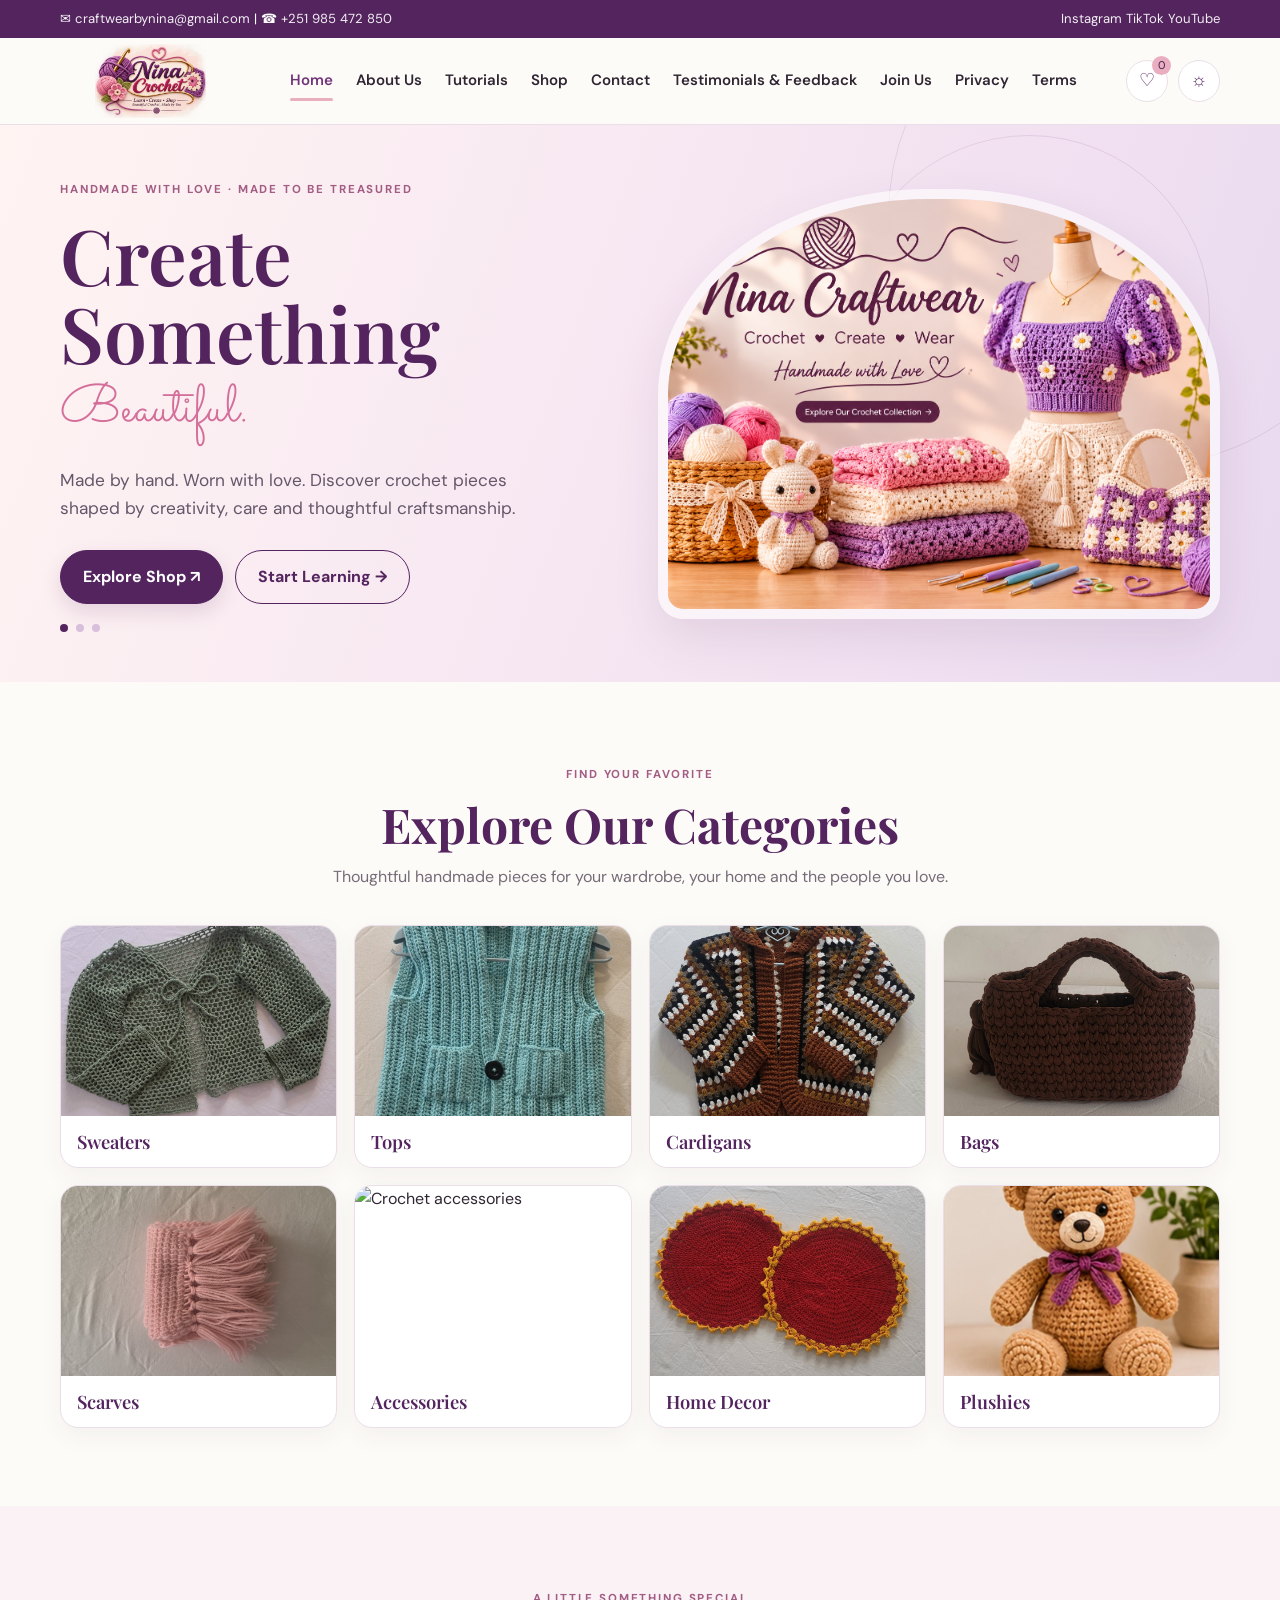
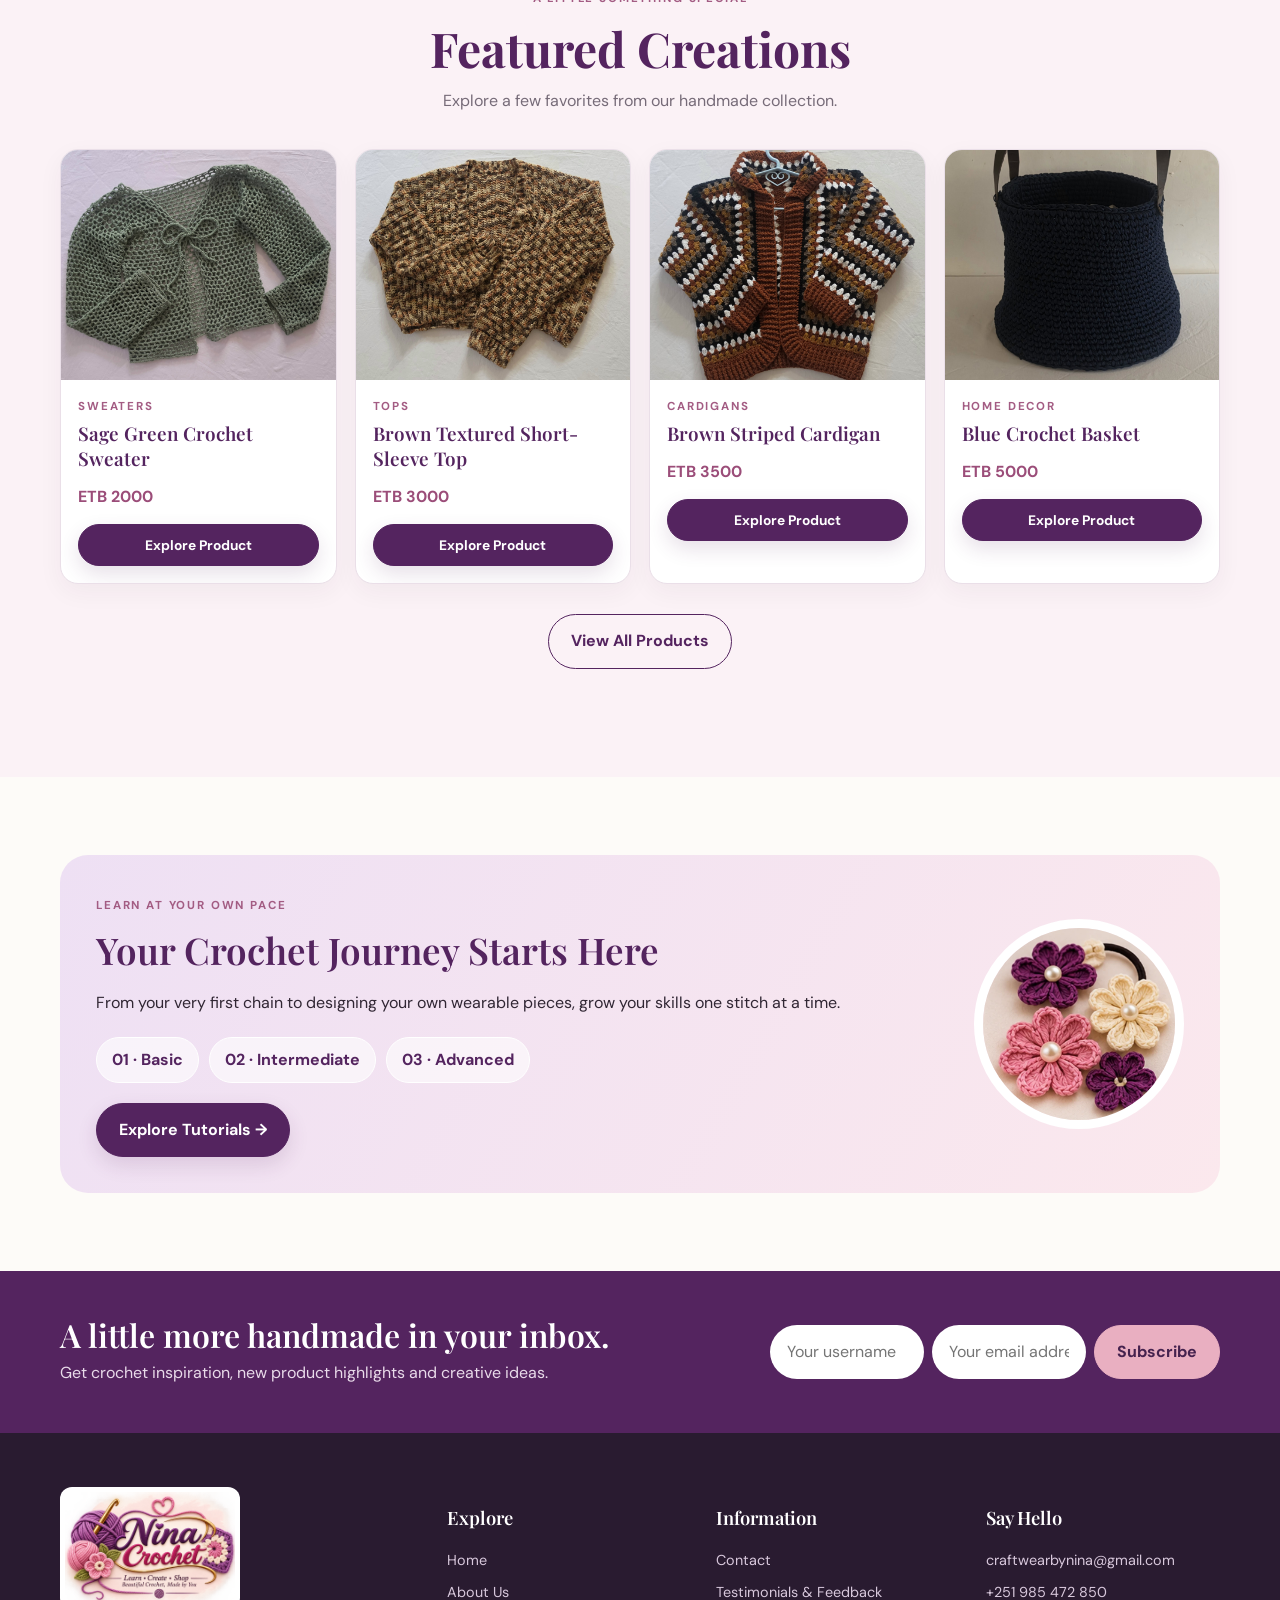
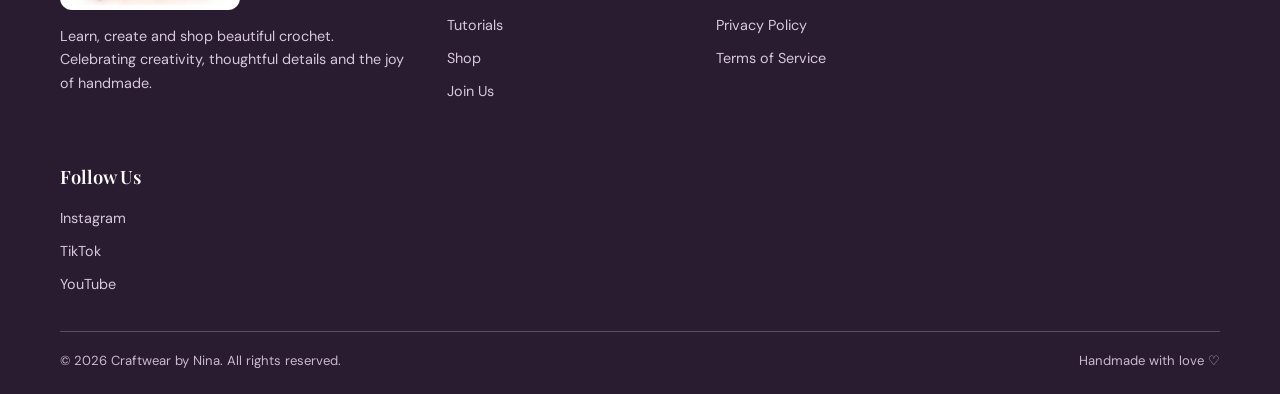
<file: index.html>
<!doctype html>
<html lang="en">
<head>
  <meta charset="utf-8">
  <meta name="viewport" content="width=device-width, initial-scale=1">

  <link rel="canonical" href="https://ninacraftwear.com/">
  <meta name="description" content="Discover handmade crochet fashion, accessories and tutorials with Craftwear by Nina.">

  <title>Craftwear by Nina | Handmade Crochet</title>

  <link rel="icon" href="assets/logo/nina-crochet-logo.png">
  <link rel="stylesheet" href="css/style.css">

  <script type="application/ld+json">
  {
    "@context": "https://schema.org",
    "@type": "WebSite",
    "name": "Craftwear by Nina",
    "alternateName": [
      "Craft Wear by Nina",
      "Nina Craftwear"
    ],
    "url": "https://ninacraftwear.com/"
  }
  </script>
</head>

<body>

  <!-- TOP BAR -->
  <div class="topbar">
    <div class="container">
      <span>
        ✉
        <a href="mailto:craftwearbynina@gmail.com">craftwearbynina@gmail.com</a>
        |
        ☎
        <a href="tel:+251985472850">+251 985 472 850</a>
      </span>

      <span>
        <a href="https://instagram.com/craftwear_bynina" target="_blank" rel="noopener">Instagram</a>
        <a href="https://tiktok.com/@craftwear_bynina" target="_blank" rel="noopener">TikTok</a>
        <a href="https://www.youtube.com/@craftwear_bynina" target="_blank" rel="noopener">YouTube</a>
      </span>
    </div>
  </div>


  <!-- HEADER -->
  <header class="site-header">
    <div class="container nav-wrap">

      <a class="brand" href="index.html">
        <img src="assets/logo/nina-crochet-logo.png" alt="Craftwear by Nina logo">
      </a>

      <nav class="nav-links" data-nav>
        <a class="active" href="index.html">Home</a>
        <a href="about.html">About Us</a>
        <a href="tutorials.html">Tutorials</a>
        <a href="shop.html">Shop</a>
        <a href="contact.html">Contact</a>
        <a href="testimonials.html">Testimonials & Feedback</a>
        <a href="join-us.html">Join Us</a>
        <a href="privacy.html">Privacy</a>
        <a href="terms.html">Terms</a>
      </nav>

      <div class="nav-actions">
        <a class="icon-button cart-link" href="shop.html#cart" aria-label="Shopping cart">
          ♡
          <span class="cart-count" data-cart-count>0</span>
        </a>

        <button class="icon-button" data-theme-toggle aria-label="Toggle theme">
          ☼
        </button>

        <button class="icon-button menu-toggle" data-menu-toggle aria-label="Open menu" aria-expanded="false">
          ☰
        </button>
      </div>

    </div>
  </header>


  <main>

    <!-- HERO SECTION -->
    <section class="hero">
      <div class="container hero-inner">

        <div class="hero-copy">
          <span class="eyebrow">
            Handmade with love · Made to be treasured
          </span>

          <h1>
            Create Something
            <span class="script">Beautiful.</span>
          </h1>

          <p>
            Made by hand. Worn with love. Discover crochet pieces shaped by
            creativity, care and thoughtful craftsmanship.
          </p>

          <div class="hero-actions">
            <a class="button" href="shop.html">Explore Shop ↗</a>
            <a class="button button-outline" href="tutorials.html">Start Learning →</a>
          </div>

          <div class="hero-dots">
            <span></span>
            <span></span>
            <span></span>
          </div>
        </div>

        <div class="hero-art">
          <div class="hero-slide active">
            <img
              src="Nina Craftwear Crochet Collection.png"
              alt="Nina Crochet brand moodboard with crochet fashion">
          </div>
        </div>

      </div>
    </section>


    <!-- CATEGORIES -->
    <section class="section">
      <div class="container">

        <div class="section-heading">
          <span class="eyebrow">Find your favorite</span>
          <h2>Explore Our Categories</h2>
          <p>
            Thoughtful handmade pieces for your wardrobe, your home and the
            people you love.
          </p>
        </div>

        <div class="category-grid">

          <a class="category-card" href="shop.html?category=Sweaters">
            <img src="assets/gallery/20261123_111408.jpg" alt="Crochet sweater">
            <h3>Sweaters</h3>
          </a>

          <a class="category-card" href="shop.html?category=Tops">
            <img src="assets/gallery/20261123_125306.jpg" alt="Crochet top">
            <h3>Tops</h3>
          </a>

          <a class="category-card" href="shop.html?category=Cardigans">
            <img src="assets/gallery/20261123_115301.jpg" alt="Crochet cardigan">
            <h3>Cardigans</h3>
          </a>

          <a class="category-card" href="shop.html?category=Bags">
            <img src="assets/gallery/20261123_124852.jpg" alt="Crochet bag">
            <h3>Bags</h3>
          </a>

          <!-- DRESSES CHANGED TO SCARVES -->
          <a class="category-card" href="shop.html?category=Scarves">
            <img src="assets/gallery/scarf1.jpg" alt="Pink handmade crochet scarf">
            <h3>Scarves</h3>
          </a>

          <!-- ACCESSORIES IMAGE LEFT EMPTY FOR YOUR OWN IMAGE -->
          <a class="category-card" href="shop.html?category=Accessories">
            <img alt="Crochet accessories">
            <h3>Accessories</h3>
          </a>

          <a class="category-card" href="shop.html?category=Home%20Decor">
            <img src="assets/gallery/circle table1.jpg" alt="Crochet blanket">
            <h3>Home Decor</h3>
          </a>

          <a class="category-card" href="shop.html?category=Plushies">
            <img src="assets/products/crochet-14.webp" alt="Crochet teddy bear">
            <h3>Plushies</h3>
          </a>

        </div>
      </div>
    </section>


    <!-- FEATURED CREATIONS -->
    <section class="section" style="background:#fbf2f6">
      <div class="container">

        <div class="section-heading">
          <span class="eyebrow">A little something special</span>
          <h2>Featured Creations</h2>
          <p>
            Explore a few favorites from our handmade collection.
          </p>
        </div>

        <div class="product-grid" id="home-featured"></div>

        <div class="center-action">
          <a class="button button-outline" href="shop.html">
            View All Products
          </a>
        </div>

      </div>
    </section>


    <!-- TUTORIAL BANNER -->
    <section class="section">
      <div class="container">

        <div class="learning-banner">

          <div>
            <span class="eyebrow">Learn at your own pace</span>

            <h2 style="font:600 2.3rem 'Playfair Display',serif;color:var(--plum);margin:8px 0">
              Your Crochet Journey Starts Here
            </h2>

            <p>
              From your very first chain to designing your own wearable
              pieces, grow your skills one stitch at a time.
            </p>

            <div class="level-pills">
              <span>01 · Basic</span>
              <span>02 · Intermediate</span>
              <span>03 · Advanced</span>
            </div>

            <a class="button" href="tutorials.html">
              Explore Tutorials →
            </a>
          </div>

          <img
            src="assets/products/crochet-12.webp"
            alt="Handmade crochet flowers"
            style="width:210px;height:210px;object-fit:cover;border-radius:50%;border:9px solid #fff">

        </div>
      </div>
    </section>


    <!-- NEWSLETTER -->
    <section class="newsletter">
      <div class="container newsletter-inner">

        <div>
          <h2>A little more handmade in your inbox.</h2>
          <p>
            Get crochet inspiration, new product highlights and creative ideas.
          </p>
        </div>

        <form data-newsletter-contact>

          <input
            type="text"
            name="username"
            placeholder="Your username"
            required
            aria-label="Your username">

          <input
            type="email"
            name="email"
            placeholder="Your email address"
            required
            aria-label="Email address">

          <button class="button" type="submit">
            Subscribe
          </button>

        </form>

      </div>
    </section>

  </main>


  <!-- FOOTER -->
  <footer class="site-footer">
    <div class="container">

      <div class="footer-grid">

        <div>
          <img
            class="footer-logo"
            src="assets/logo/nina-crochet-logo.png"
            alt="Craftwear by Nina">

          <p>
            Learn, create and shop beautiful crochet. Celebrating creativity,
            thoughtful details and the joy of handmade.
          </p>
        </div>


        <div>
          <h3>Explore</h3>

          <div class="footer-links">
            <a href="index.html">Home</a>
            <a href="about.html">About Us</a>
            <a href="tutorials.html">Tutorials</a>
            <a href="shop.html">Shop</a>
            <a href="join-us.html">Join Us</a>
          </div>
        </div>


        <div>
          <h3>Information</h3>

          <div class="footer-links">
            <a href="contact.html">Contact</a>
            <a href="testimonials.html">Testimonials & Feedback</a>
            <a href="privacy.html">Privacy Policy</a>
            <a href="terms.html">Terms of Service</a>
          </div>
        </div>


        <div>
          <h3>Say Hello</h3>

          <div class="footer-links">
            <a href="mailto:craftwearbynina@gmail.com">
              craftwearbynina@gmail.com
            </a>

            <a href="tel:+251985472850">
              +251 985 472 850
            </a>
          </div>
        </div>


        <!-- SOCIAL LINKS WITH CONSISTENT SPACING -->
        <div>
          <h3>Follow Us</h3>

          <div class="footer-links">
            <a href="https://instagram.com/craftwear_bynina" target="_blank" rel="noopener">
              Instagram
            </a>

            <a href="https://tiktok.com/@craftwear_bynina" target="_blank" rel="noopener">
              TikTok
            </a>

            <a href="https://www.youtube.com/@craftwear_bynina" target="_blank" rel="noopener">
              YouTube
            </a>
          </div>
        </div>

      </div>


      <div class="footer-bottom">
        <span>
          © <span data-year></span> Craftwear by Nina. All rights reserved.
        </span>

        <span>Handmade with love ♡</span>
      </div>

    </div>
  </footer>


  <!-- EXISTING SITE SCRIPTS -->
  <script src="js/products.js"></script>
  <script src="js/cart.js"></script>
  <script src="js/main.js"></script>


  <!-- FEATURED PRODUCTS -->
  <script>
    const featured = document.querySelector('#home-featured');

    if (featured) {
      featured.innerHTML = [
        PRODUCTS[0],
        PRODUCTS[1],
        PRODUCTS[4],
        PRODUCTS[17]
      ].map(p => `
        <article class="product-card">

          <a class="product-photo" href="shop.html">
            <img src="${p.image}" alt="${p.name}">
          </a>

          <div class="product-info">

            <span class="eyebrow">${p.category}</span>

            <h3>${p.name}</h3>

            <div class="product-meta">
              <span>
                ${p.price == null ? 'Contact for price' : `ETB ${p.price}`}
              </span>
            </div>

            <a class="button button-small" href="shop.html">
              Explore Product
            </a>

          </div>
        </article>
      `).join('');
    }
  </script>


  <!-- NEWSLETTER EMAIL DRAFT -->
  <script>
    const newsletterForm = document.querySelector('[data-newsletter-contact]');

    if (newsletterForm) {
      newsletterForm.addEventListener('submit', function(event) {
        event.preventDefault();

        const formData = new FormData(newsletterForm);

        const username = formData.get('username').trim();
        const email = formData.get('email').trim();

        const subject = 'New Craftwear by Nina Newsletter Subscription';

        const body =
          `A new person has subscribed to the Craftwear by Nina newsletter.\n\n` +
          `Username: ${username}\n` +
          `Email: ${email}`;

        if (window.NinaEmail && window.NinaEmail.openCompose) {
          window.NinaEmail.openCompose(subject, body);
          alert('Your email app is opening with the subscription details. Please press Send to complete your subscription.');
          newsletterForm.reset();
        } else {
          alert('The email function could not be opened. Please contact craftwearbynina@gmail.com.');
        }
      });
    }
  </script>

</body>
</html>
</file>
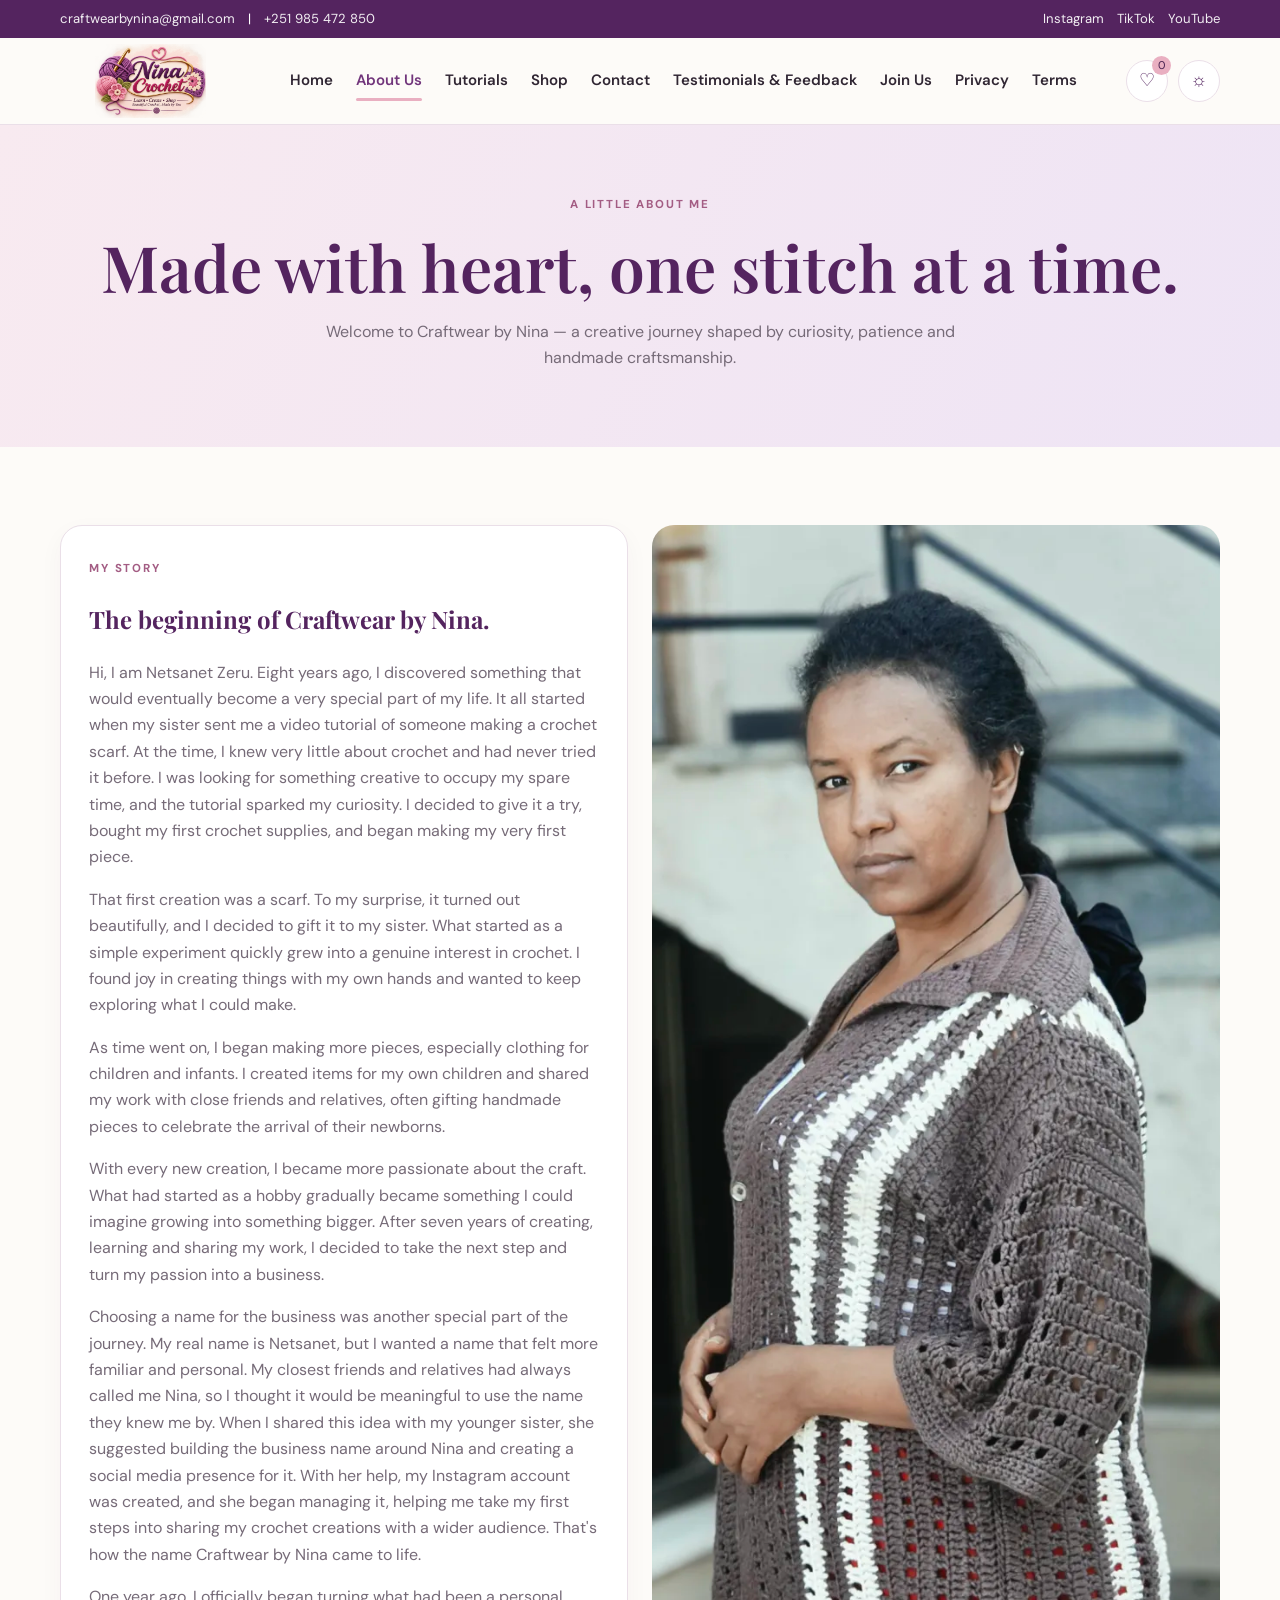
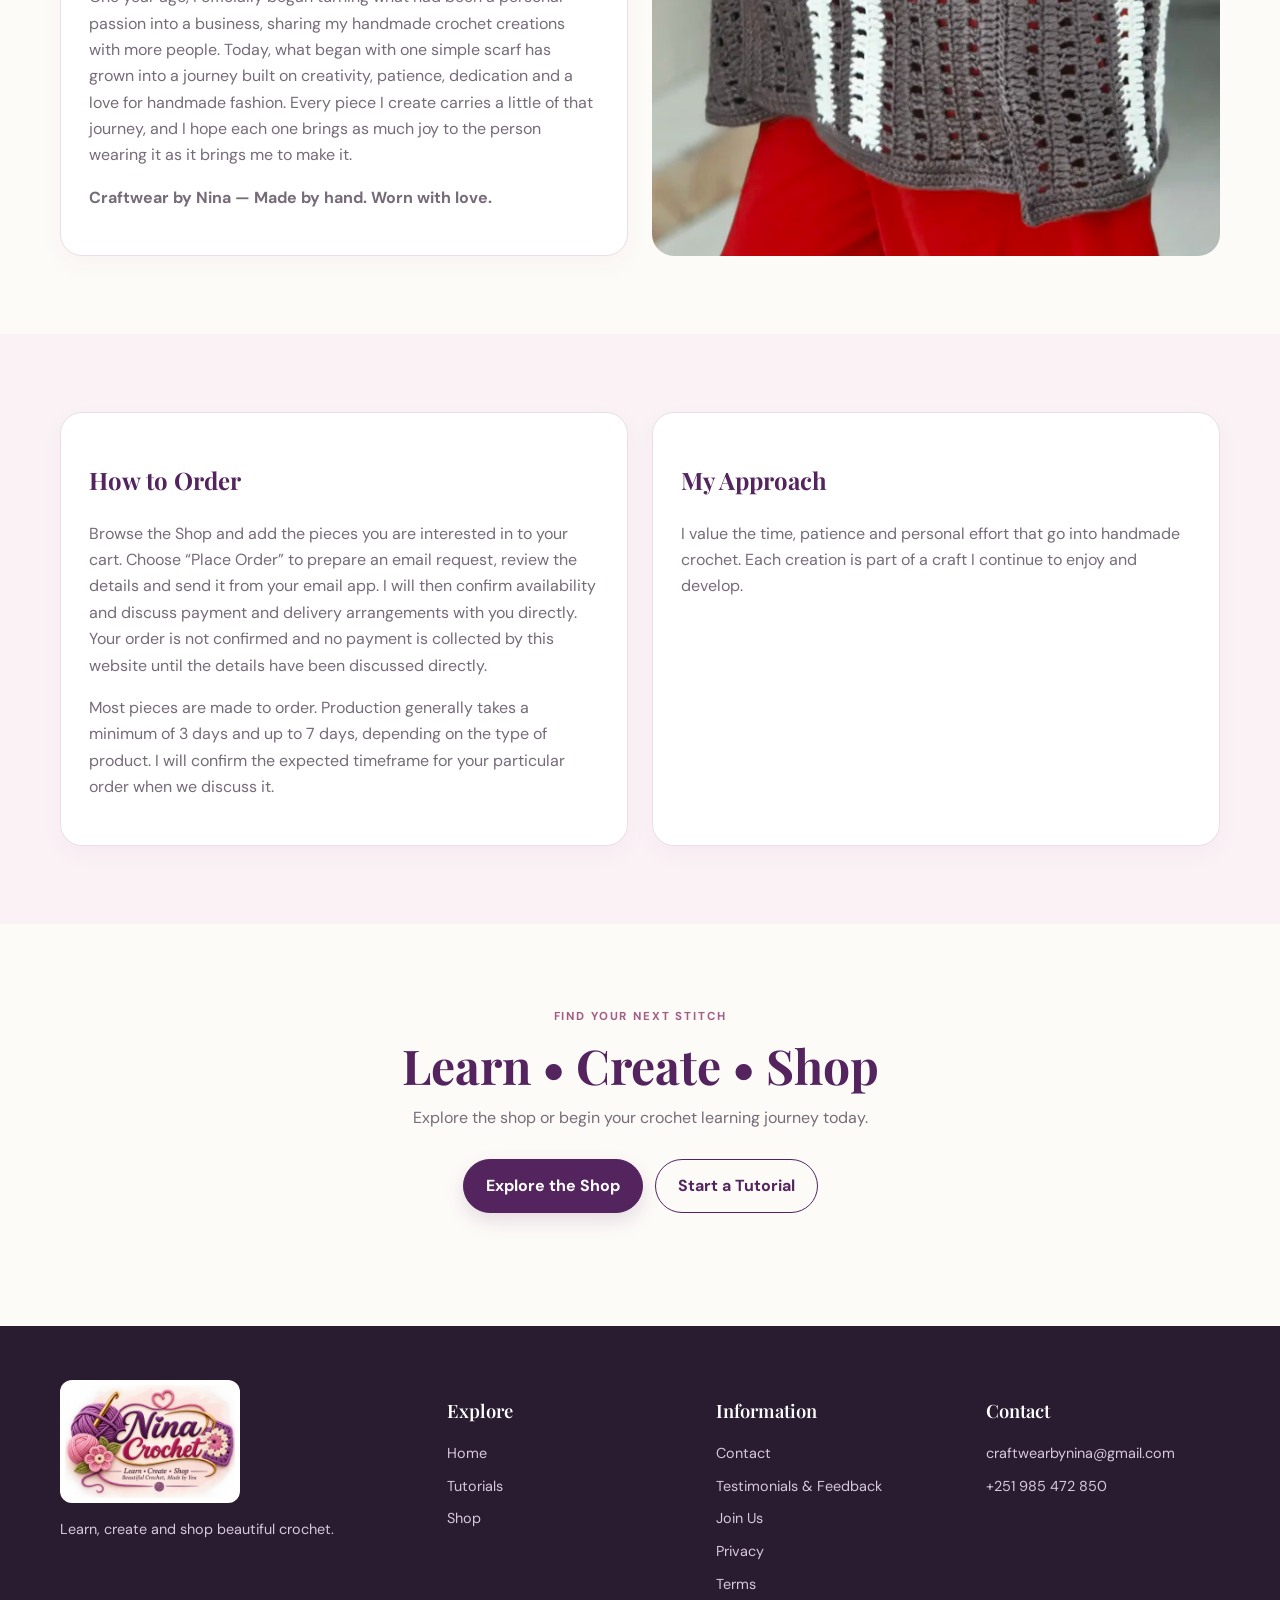
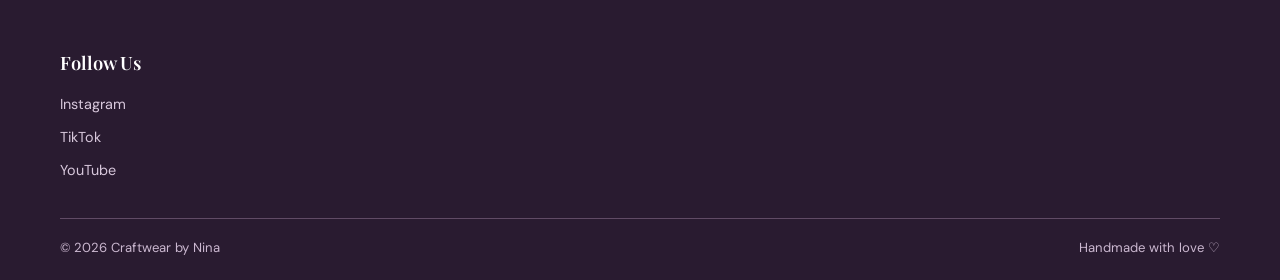
<file: about.html>
<!doctype html><html lang="en"><head><meta charset="utf-8"><meta name="viewport" content="width=device-width,initial-scale=1"><link rel="canonical" href="https://ninacraftwear.com/about.html"><title>About Us | Craftwear by Nina</title><meta name="description" content="Learn the story behind Craftwear by Nina, a handmade crochet brand creating thoughtful pieces and sharing a love of crochet."><link rel="stylesheet" href="css/style.css"><link rel="icon" type="image/png" sizes="256x256" href="assets/logo/nina-crochet-favicon.png"><link rel="shortcut icon" href="favicon.ico"><link rel="apple-touch-icon" href="assets/logo/nina-crochet-favicon.png"></head><body>
<div class="topbar"><div class="container"><span><a href="mailto:craftwearbynina@gmail.com">craftwearbynina@gmail.com</a>　|　<a href="tel:+251985472850">+251 985 472 850</a></span><span><a href="https://instagram.com/craftwear_bynina">Instagram</a>　<a href="https://tiktok.com/@craftwear_bynina">TikTok</a>　<a href="https://www.youtube.com/@craftwear_bynina" target="_blank" rel="noopener">YouTube</a></span></div></div><header class="site-header"><div class="container nav-wrap"><a class="brand" href="index.html"><img src="assets/logo/nina-crochet-logo.png" alt="Craftwear by Nina"></a><nav class="nav-links" data-nav><a href="index.html">Home</a><a class="active" href="about.html">About Us</a><a href="tutorials.html">Tutorials</a><a href="shop.html">Shop</a><a href="contact.html">Contact</a><a href="testimonials.html">Testimonials & Feedback</a><a href="join-us.html">Join Us</a><a href="privacy.html">Privacy</a><a href="terms.html">Terms</a></nav><div class="nav-actions"><a class="icon-button cart-link" href="shop.html#cart">♡<span class="cart-count" data-cart-count>0</span></a><button class="icon-button" data-theme-toggle>☼</button><button class="icon-button menu-toggle" data-menu-toggle>☰</button></div></div></header>
<main><section class="page-hero"><div class="container"><span class="eyebrow">A little about me</span><h1>Made with heart, one stitch at a time.</h1><p>Welcome to Craftwear by Nina — a creative journey shaped by curiosity, patience and handmade craftsmanship.</p></div></section>
<section class="section"><div class="container content-grid"><article class="content-card"><span class="eyebrow">My Story</span><h2>The beginning of Craftwear by Nina.</h2>
<p>Hi, I am Netsanet Zeru. Eight years ago, I discovered something that would eventually become a very special part of my life. It all started when my sister sent me a video tutorial of someone making a crochet scarf. At the time, I knew very little about crochet and had never tried it before. I was looking for something creative to occupy my spare time, and the tutorial sparked my curiosity. I decided to give it a try, bought my first crochet supplies, and began making my very first piece.</p>
<p>That first creation was a scarf. To my surprise, it turned out beautifully, and I decided to gift it to my sister. What started as a simple experiment quickly grew into a genuine interest in crochet. I found joy in creating things with my own hands and wanted to keep exploring what I could make.</p>
<p>As time went on, I began making more pieces, especially clothing for children and infants. I created items for my own children and shared my work with close friends and relatives, often gifting handmade pieces to celebrate the arrival of their newborns.</p>
<p>With every new creation, I became more passionate about the craft. What had started as a hobby gradually became something I could imagine growing into something bigger. After seven years of creating, learning and sharing my work, I decided to take the next step and turn my passion into a business.</p>
<p>Choosing a name for the business was another special part of the journey. My real name is Netsanet, but I wanted a name that felt more familiar and personal. My closest friends and relatives had always called me Nina, so I thought it would be meaningful to use the name they knew me by. When I shared this idea with my younger sister, she suggested building the business name around Nina and creating a social media presence for it. With her help, my Instagram account was created, and she began managing it, helping me take my first steps into sharing my crochet creations with a wider audience. That's how the name Craftwear by Nina came to life.</p>
<p>One year ago, I officially began turning what had been a personal passion into a business, sharing my handmade crochet creations with more people. Today, what began with one simple scarf has grown into a journey built on creativity, patience, dedication and a love for handmade fashion. Every piece I create carries a little of that journey, and I hope each one brings as much joy to the person wearing it as it brings me to make it.</p>
<p><strong>Craftwear by Nina — Made by hand. Worn with love.</strong></p></article><img src="assets/gallery/nina-founder.jpg" alt="Nina, founder of Craftwear by Nina, wearing a handmade crochet cardigan" style="width:100%;height:100%;min-height:420px;object-fit:cover;object-position:center top;border-radius:22px"></div></section>
<section class="section" style="background:#fbf2f6"><div class="container content-grid"><article class="content-card"><h2>How to Order</h2><p>Browse the Shop and add the pieces you are interested in to your cart. Choose “Place Order” to prepare an email request, review the details and send it from your email app. I will then confirm availability and discuss payment and delivery arrangements with you directly. Your order is not confirmed and no payment is collected by this website until the details have been discussed directly.</p><p>Most pieces are made to order. Production generally takes a minimum of 3 days and up to 7 days, depending on the type of product. I will confirm the expected timeframe for your particular order when we discuss it.</p></article><article class="content-card"><h2>My Approach</h2><p>I value the time, patience and personal effort that go into handmade crochet. Each creation is part of a craft I continue to enjoy and develop.</p></article></div></section>
<section class="section"><div class="container section-heading"><span class="eyebrow">Find your next stitch</span><h2>Learn • Create • Shop</h2><p>Explore the shop or begin your crochet learning journey today.</p><div class="hero-actions" style="justify-content:center"><a class="button" href="shop.html">Explore the Shop</a><a class="button button-outline" href="tutorials.html">Start a Tutorial</a></div></div></section></main>
<footer class="site-footer"><div class="container"><div class="footer-grid"><div><img class="footer-logo" src="assets/logo/nina-crochet-logo.png" alt="Craftwear by Nina"><p>Learn, create and shop beautiful crochet.</p></div><div><h3>Explore</h3><div class="footer-links"><a href="index.html">Home</a><a href="tutorials.html">Tutorials</a><a href="shop.html">Shop</a></div></div><div><h3>Information</h3><div class="footer-links"><a href="contact.html">Contact</a><a href="testimonials.html">Testimonials & Feedback</a><a href="join-us.html">Join Us</a><a href="privacy.html">Privacy</a><a href="terms.html">Terms</a></div></div><div><h3>Contact</h3><div class="footer-links"><a href="mailto:craftwearbynina@gmail.com">craftwearbynina@gmail.com</a><a href="tel:+251985472850">+251 985 472 850</a></div></div><div><h3>Follow Us</h3><div class="footer-links"><a href="https://instagram.com/craftwear_bynina" target="_blank" rel="noopener">Instagram</a><a href="https://tiktok.com/@craftwear_bynina" target="_blank" rel="noopener">TikTok</a><a href="https://www.youtube.com/@craftwear_bynina" target="_blank" rel="noopener">YouTube</a></div></div></div><div class="footer-bottom"><span>© <span data-year></span> Craftwear by Nina</span><span>Handmade with love ♡</span></div></div></footer><script src="js/main.js"></script></body></html>
</file>
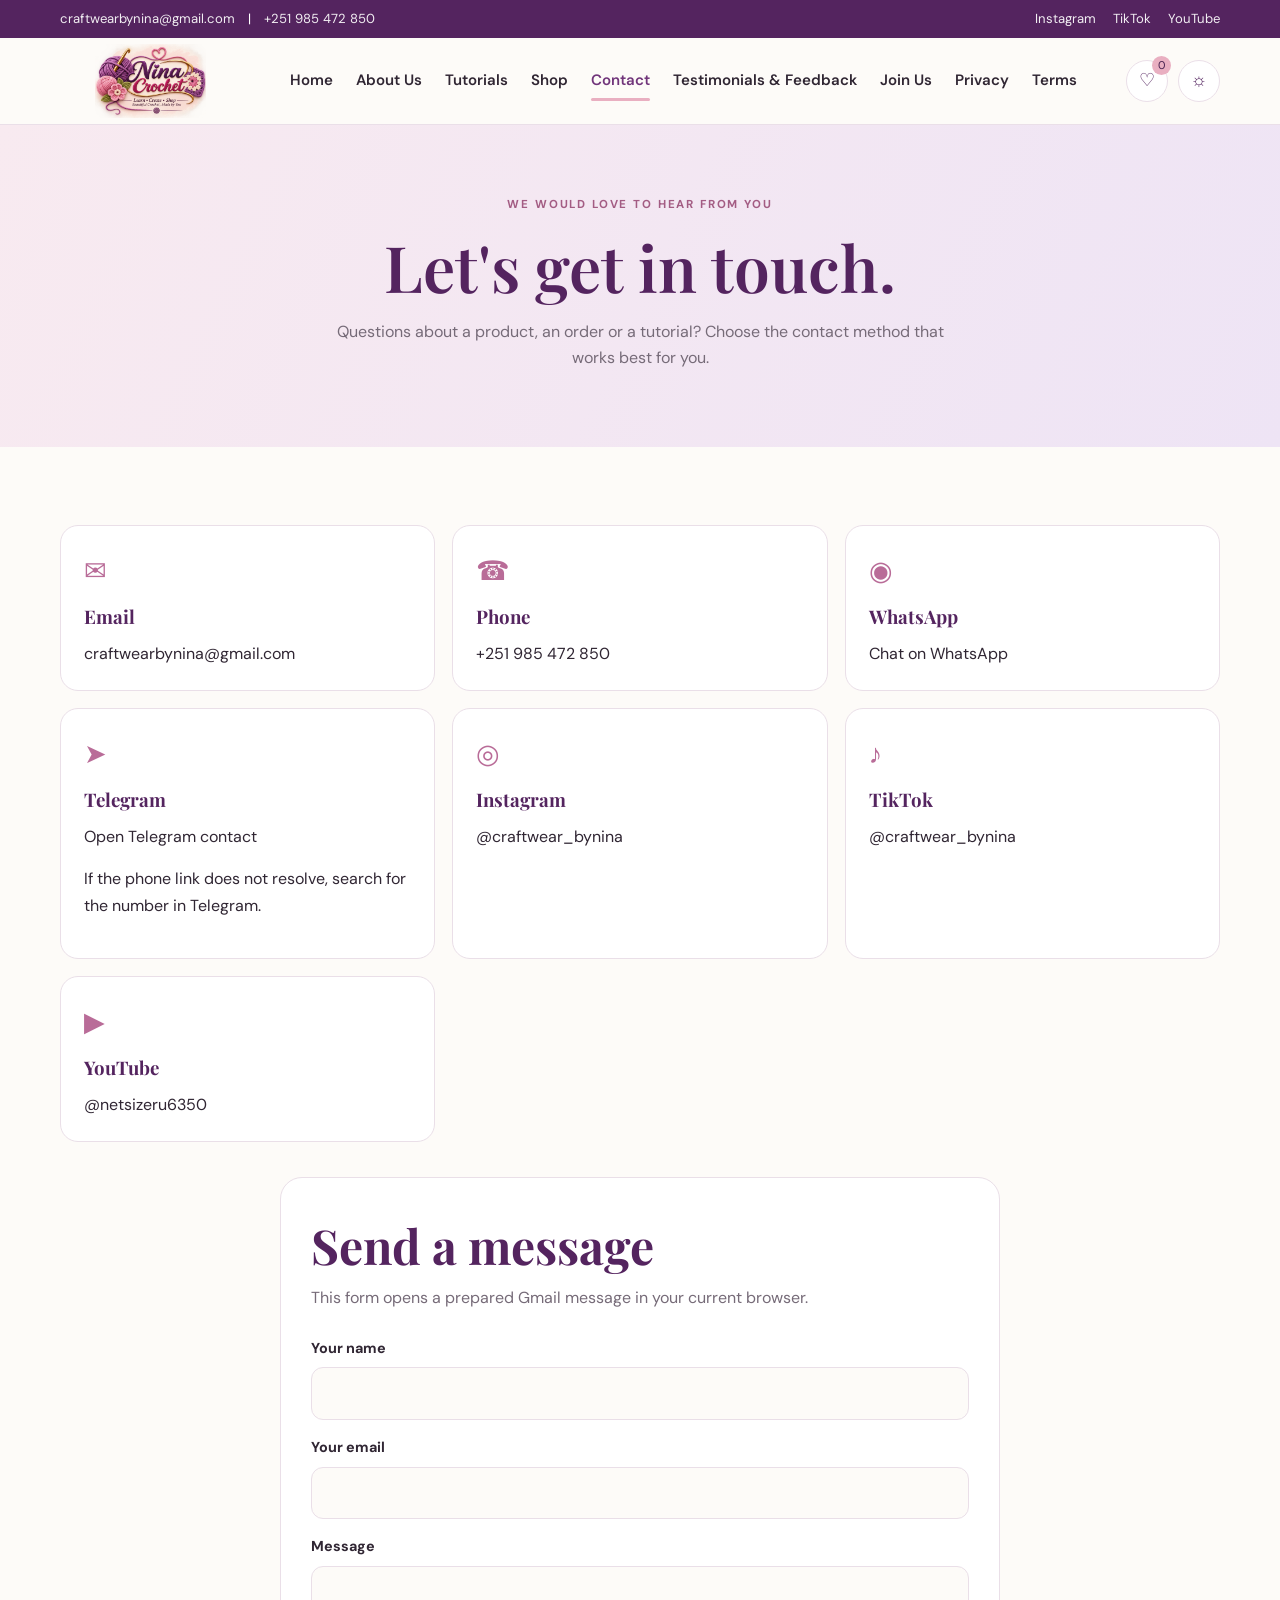
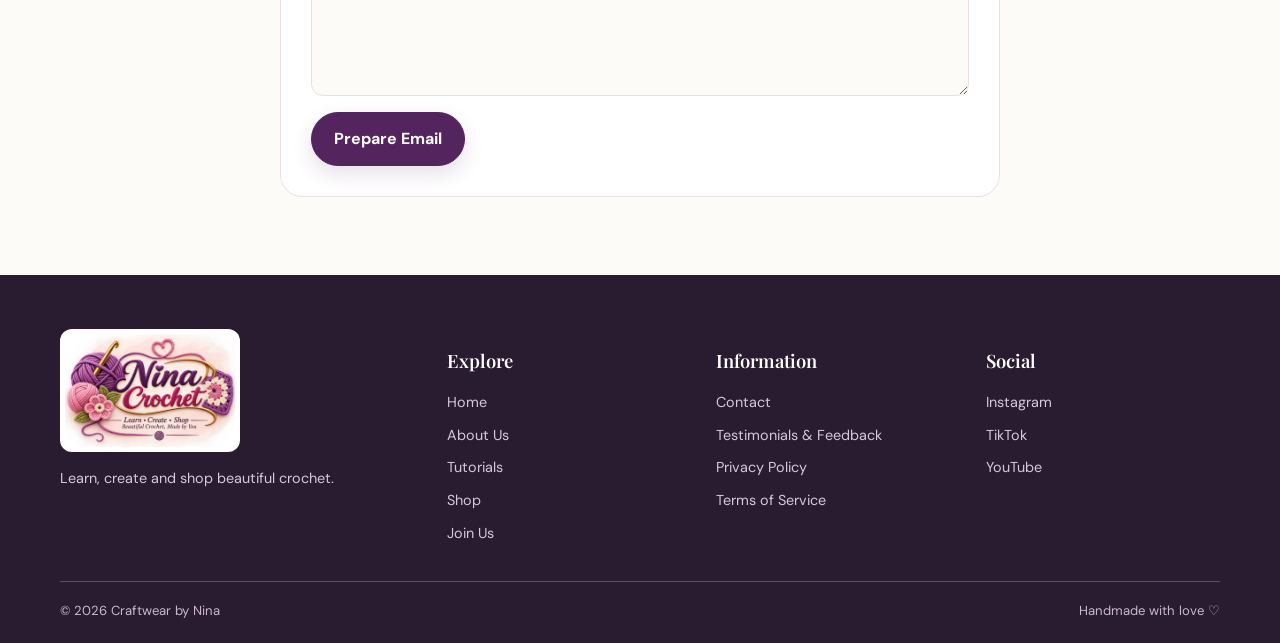
<file: contact.html>
<!doctype html>
<html lang="en">
<head>
<meta charset="utf-8">
<meta name="viewport" content="width=device-width,initial-scale=1">
<link rel="canonical" href="https://ninacraftwear.com/contact.html">
<title>Contact | Craftwear by Nina</title>
<meta name="description" content="Get in touch with Craftwear by Nina for questions about crochet products, orders, tutorials or collaborations.">
<link rel="stylesheet" href="css/style.css">
<link rel="icon" type="image/png" sizes="256x256" href="assets/logo/nina-crochet-favicon.png">
<link rel="shortcut icon" href="favicon.ico">
<link rel="apple-touch-icon" href="assets/logo/nina-crochet-favicon.png">
</head>
<body>

<div class="topbar">
<div class="container">
<span><a href="mailto:craftwearbynina@gmail.com">craftwearbynina@gmail.com</a>　|　<a href="tel:+251985472850">+251 985 472 850</a></span>
<span>
<a href="https://instagram.com/craftwear_bynina">Instagram</a>　
<a href="https://tiktok.com/@craftwear_bynina">TikTok</a>　
<a href="https://www.youtube.com/@craftwear_bynina" target="_blank" rel="noopener">YouTube</a>
</span>
</div>
</div>

<header class="site-header">
<div class="container nav-wrap">
<a class="brand" href="index.html"><img src="assets/logo/nina-crochet-logo.png" alt="Craftwear by Nina"></a>
<nav class="nav-links" data-nav>
<a href="index.html">Home</a>
<a href="about.html">About Us</a>
<a href="tutorials.html">Tutorials</a>
<a href="shop.html">Shop</a>
<a class="active" href="contact.html">Contact</a>
<a href="testimonials.html">Testimonials & Feedback</a>
<a href="join-us.html">Join Us</a>
<a href="privacy.html">Privacy</a>
<a href="terms.html">Terms</a>
</nav>
<div class="nav-actions">
<a class="icon-button cart-link" href="shop.html#cart">♡<span class="cart-count" data-cart-count>0</span></a>
<button class="icon-button" data-theme-toggle>☼</button>
<button class="icon-button menu-toggle" data-menu-toggle>☰</button>
</div>
</div>
</header>

<main>
<section class="page-hero">
<div class="container">
<span class="eyebrow">We would love to hear from you</span>
<h1>Let's get in touch.</h1>
<p>Questions about a product, an order or a tutorial? Choose the contact method that works best for you.</p>
</div>
</section>

<section class="section">
<div class="container">
<div class="contact-grid">

<article class="contact-card">
<div class="contact-icon">✉</div>
<h3>Email</h3>
<a href="mailto:craftwearbynina@gmail.com">craftwearbynina@gmail.com</a>
</article>

<article class="contact-card">
<div class="contact-icon">☎</div>
<h3>Phone</h3>
<a href="tel:+251985472850">+251 985 472 850</a>
</article>

<article class="contact-card">
<div class="contact-icon">◉</div>
<h3>WhatsApp</h3>
<a href="https://wa.me/251985472850" target="_blank" rel="noopener">Chat on WhatsApp</a>
</article>

<article class="contact-card">
<div class="contact-icon">➤</div>
<h3>Telegram</h3>
<a href="https://t.me/+251985472850" target="_blank" rel="noopener">Open Telegram contact</a>
<p class="muted">If the phone link does not resolve, search for the number in Telegram.</p>
</article>

<article class="contact-card">
<div class="contact-icon">◎</div>
<h3>Instagram</h3>
<a href="https://www.instagram.com/craftwear_bynina/" target="_blank" rel="noopener">@craftwear_bynina</a>
</article>

<article class="contact-card">
<div class="contact-icon">♪</div>
<h3>TikTok</h3>
<a href="https://www.tiktok.com/@craftwear_bynina" target="_blank" rel="noopener">@craftwear_bynina</a>
</article>

<article class="contact-card">
<div class="contact-icon">▶</div>
<h3>YouTube</h3>
<a href="https://www.youtube.com/@craftwear_bynina" target="_blank" rel="noopener">@netsizeru6350</a>
</article>

</div>

<form class="contact-form" data-contact-form>
<div class="section-heading left">
<h2>Send a message</h2>
<p>This form opens a prepared Gmail message in your current browser.</p>
</div>
<div class="field">
<label for="name">Your name</label>
<input id="name" name="name" required>
</div>
<div class="field">
<label for="email">Your email</label>
<input id="email" name="email" type="email" required>
</div>
<div class="field">
<label for="message">Message</label>
<textarea id="message" name="message" required></textarea>
</div>
<button class="button" type="submit">Prepare Email</button>
</form>

</div>
</section>
</main>

<footer class="site-footer">
<div class="container">
<div class="footer-grid">

<div>
<img class="footer-logo" src="assets/logo/nina-crochet-logo.png" alt="Craftwear by Nina">
<p>Learn, create and shop beautiful crochet.</p>
</div>

<div>
<h3>Explore</h3>
<div class="footer-links">
<a href="index.html">Home</a>
<a href="about.html">About Us</a>
<a href="tutorials.html">Tutorials</a>
<a href="shop.html">Shop</a>
<a href="join-us.html">Join Us</a>
</div>
</div>

<div>
<h3>Information</h3>
<div class="footer-links">
<a href="contact.html">Contact</a>
<a href="testimonials.html">Testimonials & Feedback</a>
<a href="privacy.html">Privacy Policy</a>
<a href="terms.html">Terms of Service</a>
</div>
</div>

<div>
<h3>Social</h3>
<div class="footer-links">
<a href="https://www.instagram.com/craftwear_bynina/" target="_blank" rel="noopener">Instagram</a>
<a href="https://www.tiktok.com/@craftwear_bynina" target="_blank" rel="noopener">TikTok</a>
<a href="https://www.youtube.com/@craftwear_bynina" target="_blank" rel="noopener">YouTube</a>
</div>
</div>

</div>

<div class="footer-bottom">
<span>© <span data-year></span> Craftwear by Nina</span>
<span>Handmade with love ♡</span>
</div>
</div>
</footer>

<script src="js/main.js"></script>
</body>
</html>
</file>
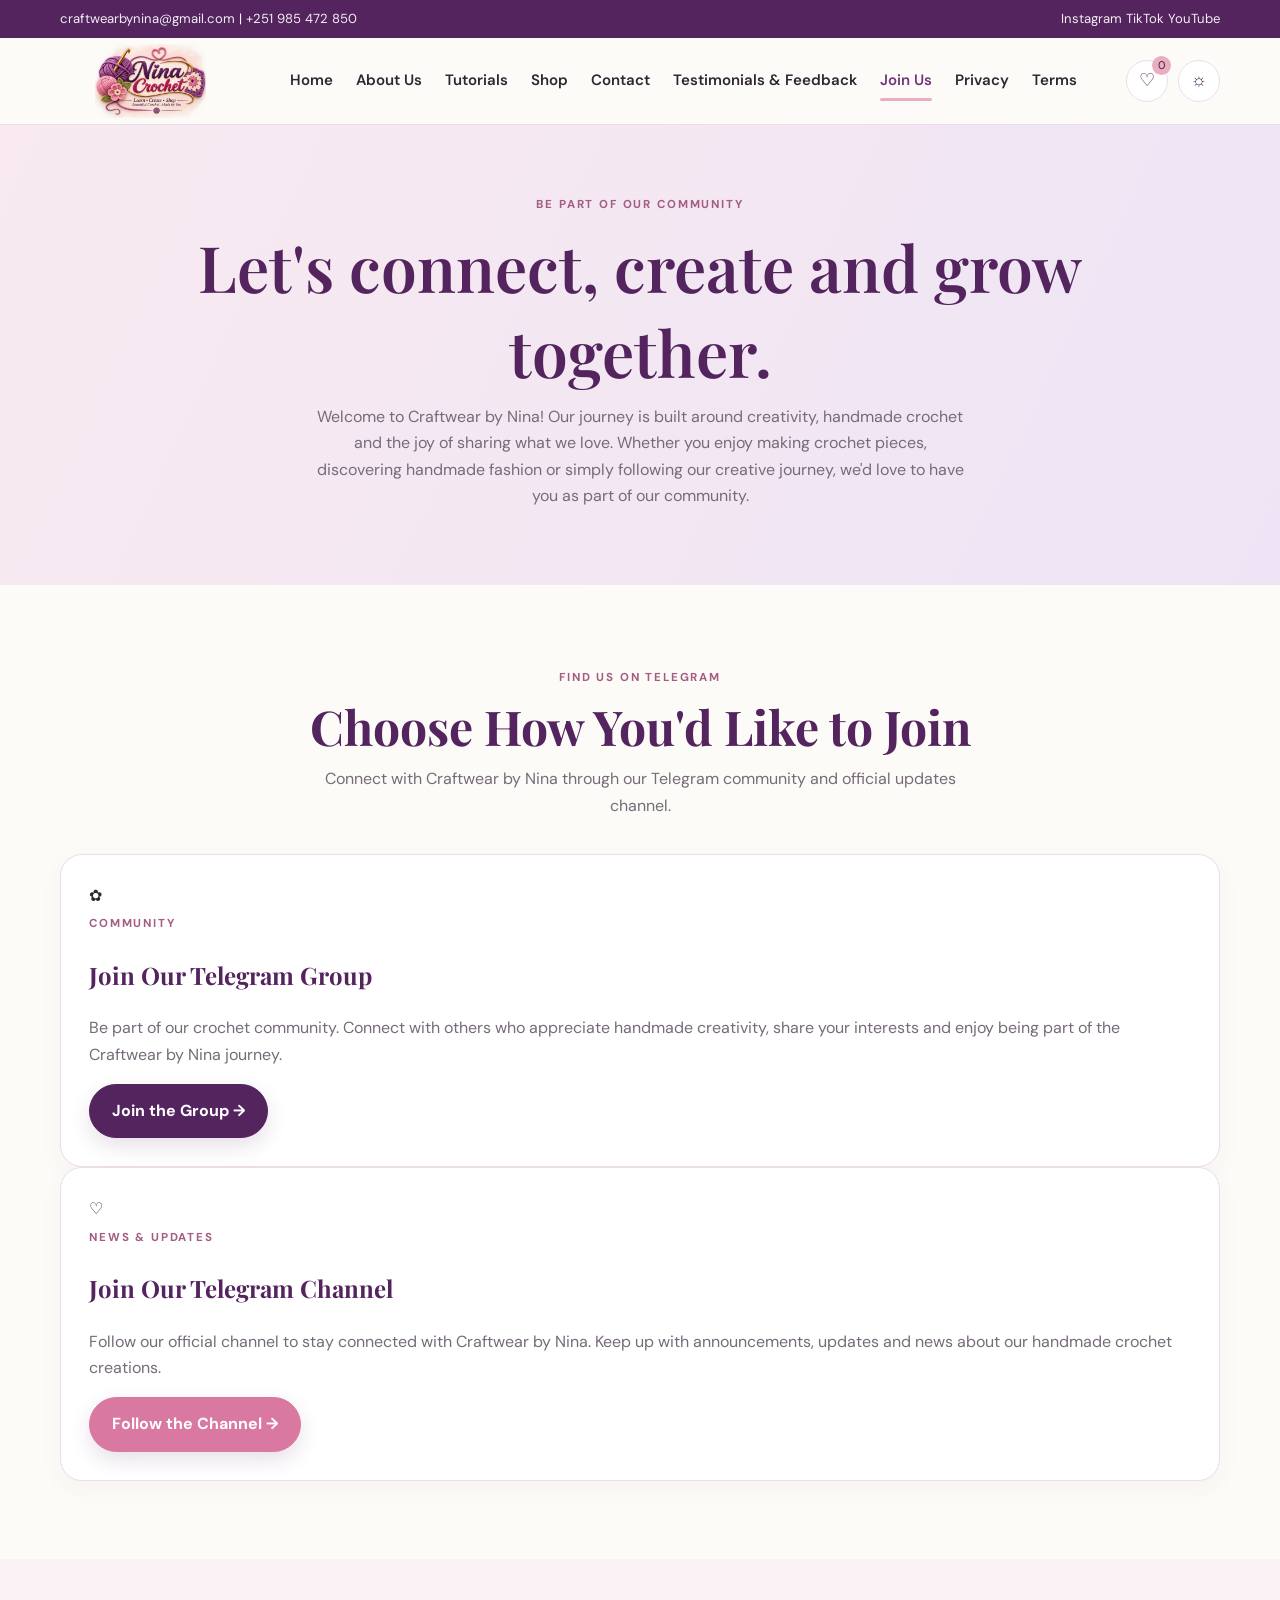
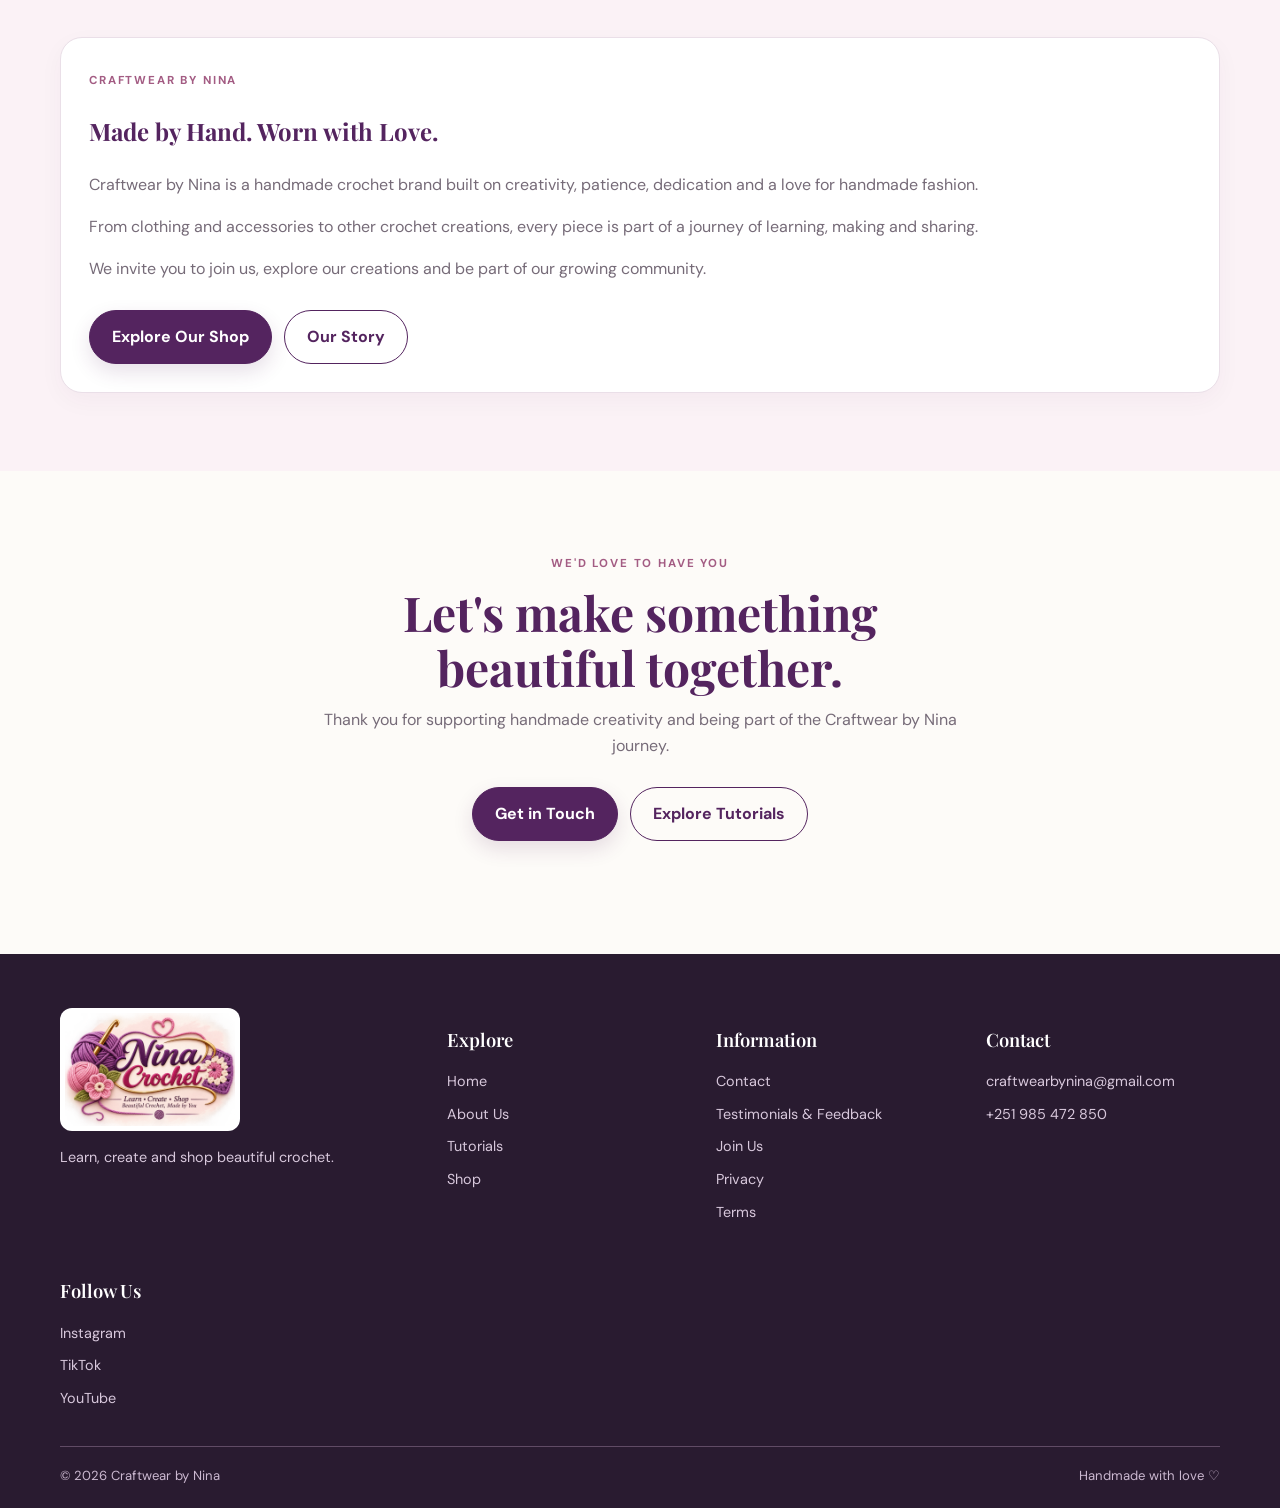
<file: join-us.html>
<!doctype html>
<html lang="en">
<head>
  <meta charset="utf-8">
  <meta name="viewport" content="width=device-width,initial-scale=1">

  <link rel="canonical" href="https://ninacraftwear.com/join-us.html">

  <title>Join Us | Craftwear by Nina</title>

  <meta name="description" content="Join the Craftwear by Nina crochet community on Telegram. Connect with crochet lovers and follow updates from our handmade crochet brand.">

  <link rel="stylesheet" href="css/style.css">
  <link rel="icon" type="image/png" sizes="256x256" href="assets/logo/nina-crochet-favicon.png">
  <link rel="shortcut icon" href="favicon.ico">
  <link rel="apple-touch-icon" href="assets/logo/nina-crochet-favicon.png">
</head>

<body>

  <!-- TOP BAR -->
  <div class="topbar">
    <div class="container">
      <span>
        <a href="mailto:craftwearbynina@gmail.com">craftwearbynina@gmail.com</a>
        |
        <a href="tel:+251985472850">+251 985 472 850</a>
      </span>

      <span>
        <a href="https://instagram.com/craftwear_bynina" target="_blank" rel="noopener">Instagram</a>
        <a href="https://tiktok.com/@craftwear_bynina" target="_blank" rel="noopener">TikTok</a>
        <a href="https://www.youtube.com/@craftwear_bynina" target="_blank" rel="noopener">YouTube</a>
      </span>
    </div>
  </div>


  <!-- HEADER -->
  <header class="site-header">
    <div class="container nav-wrap">

      <a class="brand" href="index.html">
        <img src="assets/logo/nina-crochet-logo.png" alt="Craftwear by Nina">
      </a>

      <nav class="nav-links" data-nav>
        <a href="index.html">Home</a>
        <a href="about.html">About Us</a>
        <a href="tutorials.html">Tutorials</a>
        <a href="shop.html">Shop</a>
        <a href="contact.html">Contact</a>
        <a href="testimonials.html">Testimonials & Feedback</a>
        <a class="active" href="join-us.html">Join Us</a>
        <a href="privacy.html">Privacy</a>
        <a href="terms.html">Terms</a>
      </nav>

      <div class="nav-actions">
        <a class="icon-button cart-link" href="shop.html#cart">
          ♡
          <span class="cart-count" data-cart-count>0</span>
        </a>

        <button class="icon-button" data-theme-toggle>☼</button>

        <button class="icon-button menu-toggle" data-menu-toggle>
          ☰
        </button>
      </div>

    </div>
  </header>


  <main>

    <!-- PAGE INTRODUCTION -->
    <section class="page-hero">
      <div class="container">

        <span class="eyebrow">Be part of our community</span>

        <h1>Let's connect, create and grow together.</h1>

        <p>
          Welcome to Craftwear by Nina! Our journey is built around creativity,
          handmade crochet and the joy of sharing what we love.

          Whether you enjoy making crochet pieces, discovering handmade
          fashion or simply following our creative journey, we'd love to
          have you as part of our community.
        </p>

      </div>
    </section>


    <!-- JOIN COMMUNITY -->
    <section class="section">
      <div class="container">

        <div class="section-heading">
          <span class="eyebrow">Find us on Telegram</span>

          <h2>Choose How You'd Like to Join</h2>

          <p>
            Connect with Craftwear by Nina through our Telegram community
            and official updates channel.
          </p>
        </div>


        <div class="join-grid">

          <!-- TELEGRAM GROUP -->
          <article class="content-card join-card">

            <div class="join-icon">
              <span>✿</span>
            </div>

            <span class="eyebrow">Community</span>

            <h2>Join Our Telegram Group</h2>

            <p>
              Be part of our crochet community. Connect with others who
              appreciate handmade creativity, share your interests and
              enjoy being part of the Craftwear by Nina journey.
            </p>

            <!-- REPLACE THIS URL WITH YOUR TELEGRAM GROUP LINK -->
            <a
              class="button"
              href="https://t.me/+_aik5Dgshnk0ZGNk"
              target="_blank"
              rel="noopener">
              Join the Group →
            </a>

          </article>


          <!-- TELEGRAM CHANNEL -->
          <article class="content-card join-card">

            <div class="join-icon">
              <span>♡</span>
            </div>

            <span class="eyebrow">News & Updates</span>

            <h2>Join Our Telegram Channel</h2>

            <p>
              Follow our official channel to stay connected with
              Craftwear by Nina. Keep up with announcements, updates
              and news about our handmade crochet creations.
            </p>

            <!-- REPLACE THIS URL WITH YOUR TELEGRAM CHANNEL LINK -->
            <a
            class="button button-pink"
            href="https://t.me/nina_crochetes"
            target="_blank"
            rel="noopener">
            Follow the Channel →
          </a>

          </article>

        </div>

      </div>
    </section>


    <!-- ABOUT THE BRAND -->
    <section class="section" style="background:#fbf2f6">
      <div class="container">

        <div class="content-card join-about">

          <span class="eyebrow">Craftwear by Nina</span>

          <h2>Made by Hand. Worn with Love.</h2>

          <p>
            Craftwear by Nina is a handmade crochet brand built on creativity,
            patience, dedication and a love for handmade fashion.
          </p>

          <p>
            From clothing and accessories to other crochet creations,
            every piece is part of a journey of learning, making and sharing.
          </p>

          <p>
            We invite you to join us, explore our creations and be part
            of our growing community.
          </p>

          <div class="hero-actions">
            <a class="button" href="shop.html">Explore Our Shop</a>

            <a class="button button-outline" href="about.html">
              Our Story
            </a>
          </div>

        </div>

      </div>
    </section>


    <!-- FINAL INVITATION -->
    <section class="section">
      <div class="container section-heading">

        <span class="eyebrow">We'd love to have you</span>

        <h2>Let's make something beautiful together.</h2>

        <p>
          Thank you for supporting handmade creativity and being part
          of the Craftwear by Nina journey.
        </p>

        <div class="hero-actions" style="justify-content:center">
          <a class="button" href="contact.html">Get in Touch</a>
          <a class="button button-outline" href="tutorials.html">Explore Tutorials</a>
        </div>

      </div>
    </section>

  </main>


  <!-- FOOTER -->
  <footer class="site-footer">
    <div class="container">

      <div class="footer-grid">

        <div>
          <img
            class="footer-logo"
            src="assets/logo/nina-crochet-logo.png"
            alt="Craftwear by Nina">

          <p>
            Learn, create and shop beautiful crochet.
          </p>
        </div>


        <div>
          <h3>Explore</h3>

          <div class="footer-links">
            <a href="index.html">Home</a>
            <a href="about.html">About Us</a>
            <a href="tutorials.html">Tutorials</a>
            <a href="shop.html">Shop</a>
          </div>
        </div>


        <div>
          <h3>Information</h3>

          <div class="footer-links">
            <a href="contact.html">Contact</a>
            <a href="testimonials.html">Testimonials & Feedback</a>
            <a href="join-us.html">Join Us</a>
            <a href="privacy.html">Privacy</a>
            <a href="terms.html">Terms</a>
          </div>
        </div>


        <div>
          <h3>Contact</h3>

          <div class="footer-links">
            <a href="mailto:craftwearbynina@gmail.com">
              craftwearbynina@gmail.com
            </a>

            <a href="tel:+251985472850">
              +251 985 472 850
            </a>
          </div>
        </div>


        <div>
          <h3>Follow Us</h3>

          <div class="footer-links">
            <a href="https://instagram.com/craftwear_bynina" target="_blank" rel="noopener">
              Instagram
            </a>

            <a href="https://tiktok.com/@craftwear_bynina" target="_blank" rel="noopener">
              TikTok
            </a>

            <a href="https://www.youtube.com/@craftwear_bynina" target="_blank" rel="noopener">
              YouTube
            </a>
          </div>
        </div>

      </div>


      <div class="footer-bottom">
        <span>
          © <span data-year></span> Craftwear by Nina
        </span>

        <span>Handmade with love ♡</span>
      </div>

    </div>
  </footer>


  <script src="js/main.js"></script>

</body>
</html>
</file>
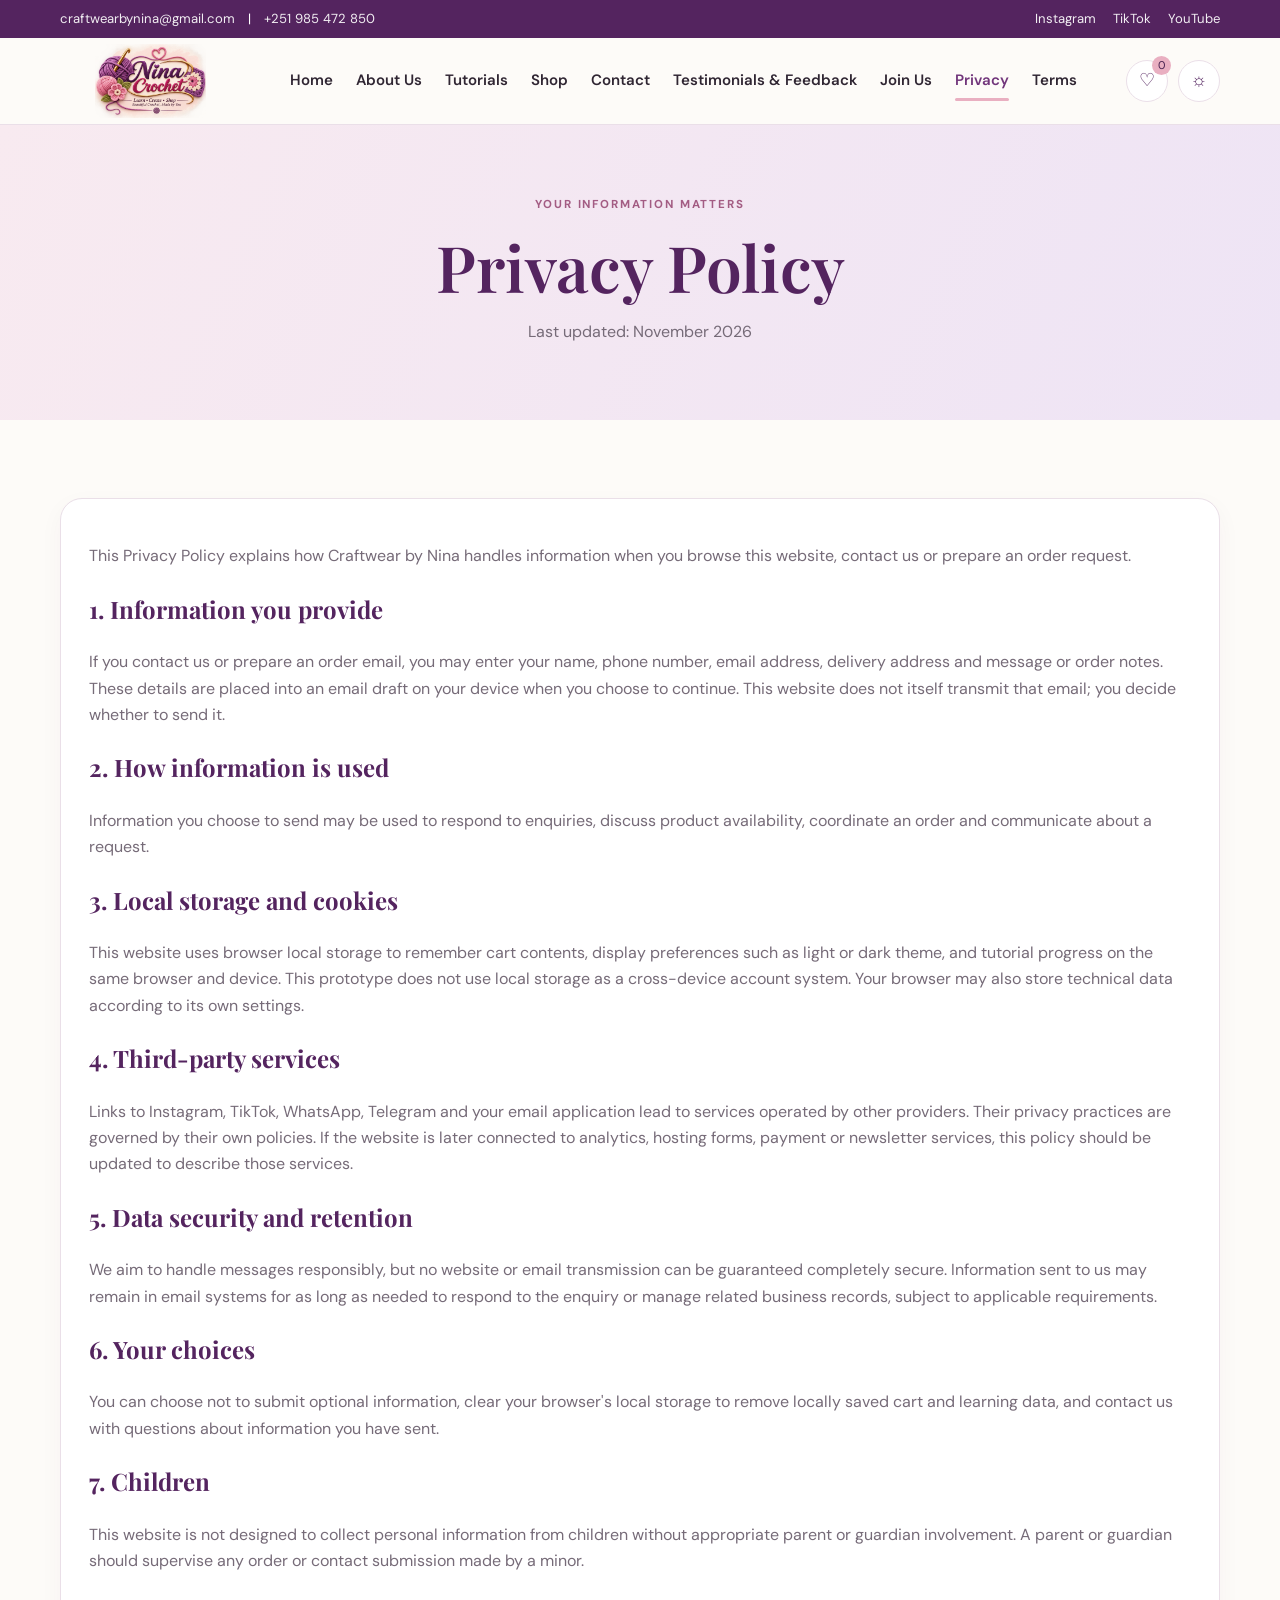
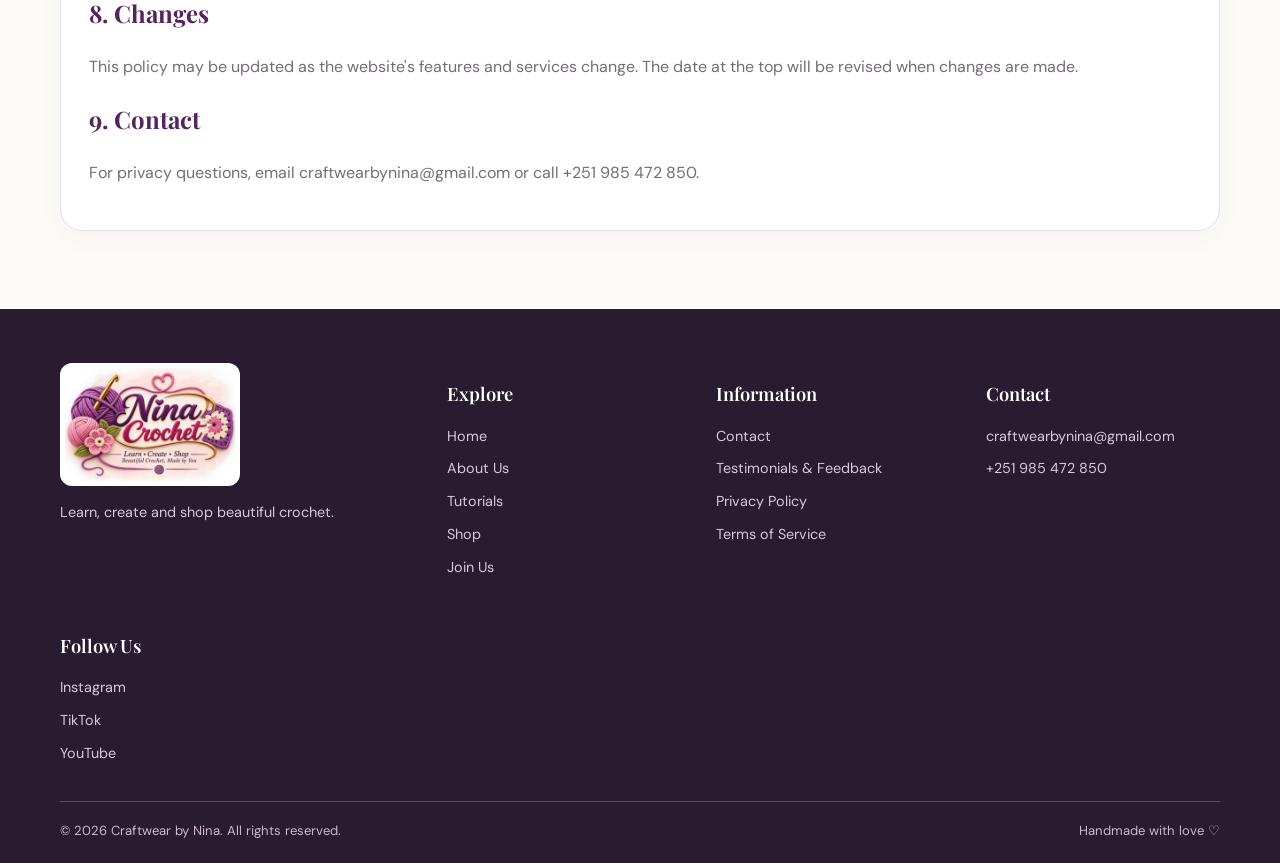
<file: privacy.html>
<!doctype html>
<html lang="en">
<head>
<meta charset="utf-8">
<meta name="viewport" content="width=device-width,initial-scale=1">
<link rel="canonical" href="https://ninacraftwear.com/privacy.html">
<title>Privacy Policy | Craftwear by Nina</title>
<meta name="description" content="Read the Craftwear by Nina privacy policy to learn how information shared through this website is handled.">
<link rel="stylesheet" href="css/style.css">
<link rel="icon" type="image/png" sizes="256x256" href="assets/logo/nina-crochet-favicon.png">
<link rel="shortcut icon" href="favicon.ico">
<link rel="apple-touch-icon" href="assets/logo/nina-crochet-favicon.png">
</head>
<body>

<div class="topbar">
<div class="container">
<span><a href="mailto:craftwearbynina@gmail.com">craftwearbynina@gmail.com</a>　|　<a href="tel:+251985472850">+251 985 472 850</a></span>
<span>
<a href="https://instagram.com/craftwear_bynina">Instagram</a>　
<a href="https://tiktok.com/@craftwear_bynina">TikTok</a>　
<a href="https://www.youtube.com/@craftwear_bynina" target="_blank" rel="noopener">YouTube</a>
</span>
</div>
</div>

<header class="site-header">
<div class="container nav-wrap">
<a class="brand" href="index.html"><img src="assets/logo/nina-crochet-logo.png" alt="Craftwear by Nina"></a>
<nav class="nav-links" data-nav>
<a href="index.html">Home</a>
<a href="about.html">About Us</a>
<a href="tutorials.html">Tutorials</a>
<a href="shop.html">Shop</a>
<a href="contact.html">Contact</a>
<a href="testimonials.html">Testimonials & Feedback</a>
<a href="join-us.html">Join Us</a>
<a class="active" href="privacy.html">Privacy</a>
<a href="terms.html">Terms</a>
</nav>
<div class="nav-actions">
<a class="icon-button cart-link" href="shop.html#cart">♡<span class="cart-count" data-cart-count>0</span></a>
<button class="icon-button" data-theme-toggle>☼</button>
<button class="icon-button menu-toggle" data-menu-toggle>☰</button>
</div>
</div>
</header>

<main>
<section class="page-hero">
<div class="container">
<span class="eyebrow">Your information matters</span>
<h1>Privacy Policy</h1>
<p>Last updated: November 2026</p>
</div>
</section>

<section class="section">
<div class="container">
<article class="content-card">

<p>This Privacy Policy explains how Craftwear by Nina handles information when you browse this website, contact us or prepare an order request.</p>

<h2>1. Information you provide</h2>
<p>If you contact us or prepare an order email, you may enter your name, phone number, email address, delivery address and message or order notes. These details are placed into an email draft on your device when you choose to continue. This website does not itself transmit that email; you decide whether to send it.</p>

<h2>2. How information is used</h2>
<p>Information you choose to send may be used to respond to enquiries, discuss product availability, coordinate an order and communicate about a request.</p>

<h2>3. Local storage and cookies</h2>
<p>This website uses browser local storage to remember cart contents, display preferences such as light or dark theme, and tutorial progress on the same browser and device. This prototype does not use local storage as a cross-device account system. Your browser may also store technical data according to its own settings.</p>

<h2>4. Third-party services</h2>
<p>Links to Instagram, TikTok, WhatsApp, Telegram and your email application lead to services operated by other providers. Their privacy practices are governed by their own policies. If the website is later connected to analytics, hosting forms, payment or newsletter services, this policy should be updated to describe those services.</p>

<h2>5. Data security and retention</h2>
<p>We aim to handle messages responsibly, but no website or email transmission can be guaranteed completely secure. Information sent to us may remain in email systems for as long as needed to respond to the enquiry or manage related business records, subject to applicable requirements.</p>

<h2>6. Your choices</h2>
<p>You can choose not to submit optional information, clear your browser's local storage to remove locally saved cart and learning data, and contact us with questions about information you have sent.</p>

<h2>7. Children</h2>
<p>This website is not designed to collect personal information from children without appropriate parent or guardian involvement. A parent or guardian should supervise any order or contact submission made by a minor.</p>

<h2>8. Changes</h2>
<p>This policy may be updated as the website's features and services change. The date at the top will be revised when changes are made.</p>

<h2>9. Contact</h2>
<p>For privacy questions, email <a href="mailto:craftwearbynina@gmail.com">craftwearbynina@gmail.com</a> or call <a href="tel:+251985472850">+251 985 472 850</a>.</p>

</article>
</div>
</section>
</main>

<footer class="site-footer">
<div class="container">
<div class="footer-grid">

<div>
<img class="footer-logo" src="assets/logo/nina-crochet-logo.png" alt="Craftwear by Nina">
<p>Learn, create and shop beautiful crochet.</p>
</div>

<div>
<h3>Explore</h3>
<div class="footer-links">
<a href="index.html">Home</a>
<a href="about.html">About Us</a>
<a href="tutorials.html">Tutorials</a>
<a href="shop.html">Shop</a>
<a href="join-us.html">Join Us</a>
</div>
</div>

<div>
<h3>Information</h3>
<div class="footer-links">
<a href="contact.html">Contact</a>
<a href="testimonials.html">Testimonials & Feedback</a>
<a href="privacy.html">Privacy Policy</a>
<a href="terms.html">Terms of Service</a>
</div>
</div>

<div>
<h3>Contact</h3>
<div class="footer-links">
<a href="mailto:craftwearbynina@gmail.com">craftwearbynina@gmail.com</a>
<a href="tel:+251985472850">+251 985 472 850</a>
</div>
</div>

<div>
<h3>Follow Us</h3>
<div class="footer-links">
<a href="https://www.instagram.com/craftwear_bynina/" target="_blank" rel="noopener">Instagram</a>
<a href="https://www.tiktok.com/@craftwear_bynina" target="_blank" rel="noopener">TikTok</a>
<a href="https://www.youtube.com/@craftwear_bynina" target="_blank" rel="noopener">YouTube</a>
</div>
</div>

</div>

<div class="footer-bottom">
<span>© <span data-year></span> Craftwear by Nina. All rights reserved.</span>
<span>Handmade with love ♡</span>
</div>
</div>
</footer>

<script src="js/main.js"></script>
</body>
</html>
</file>
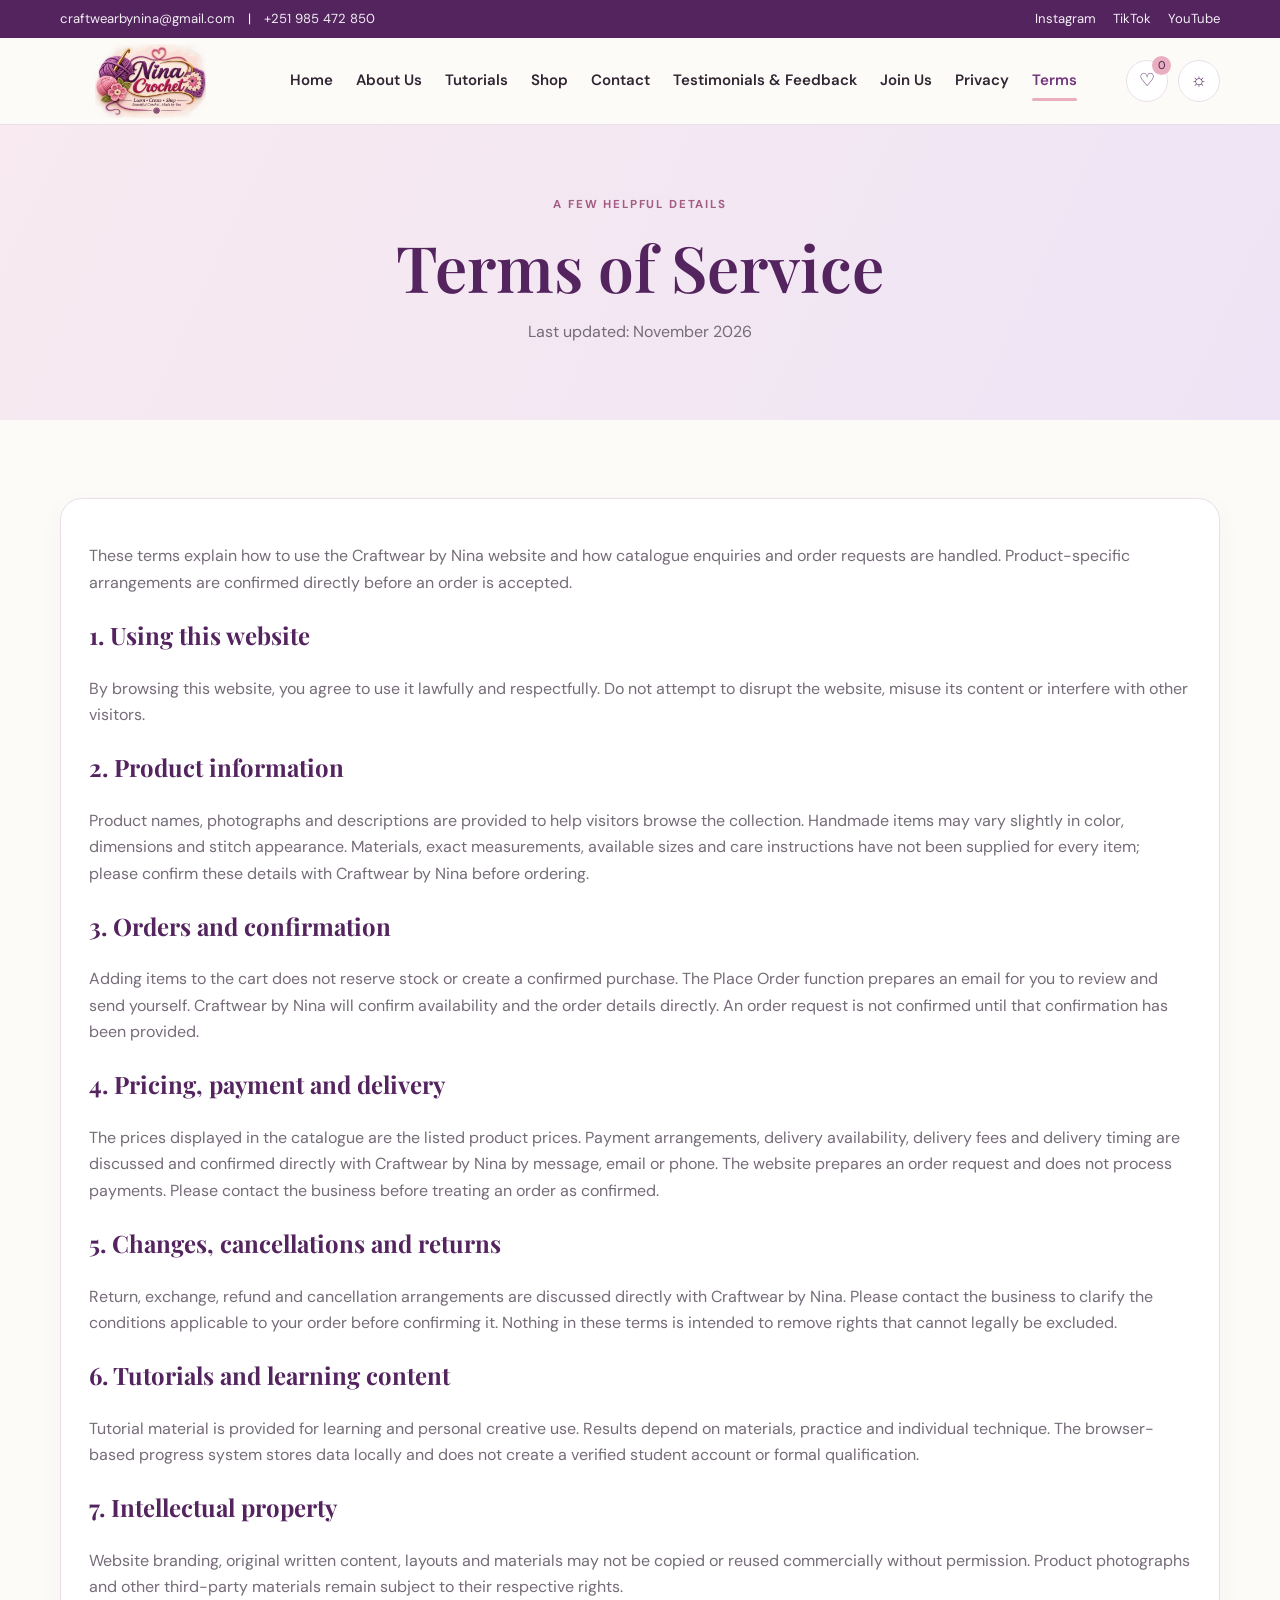
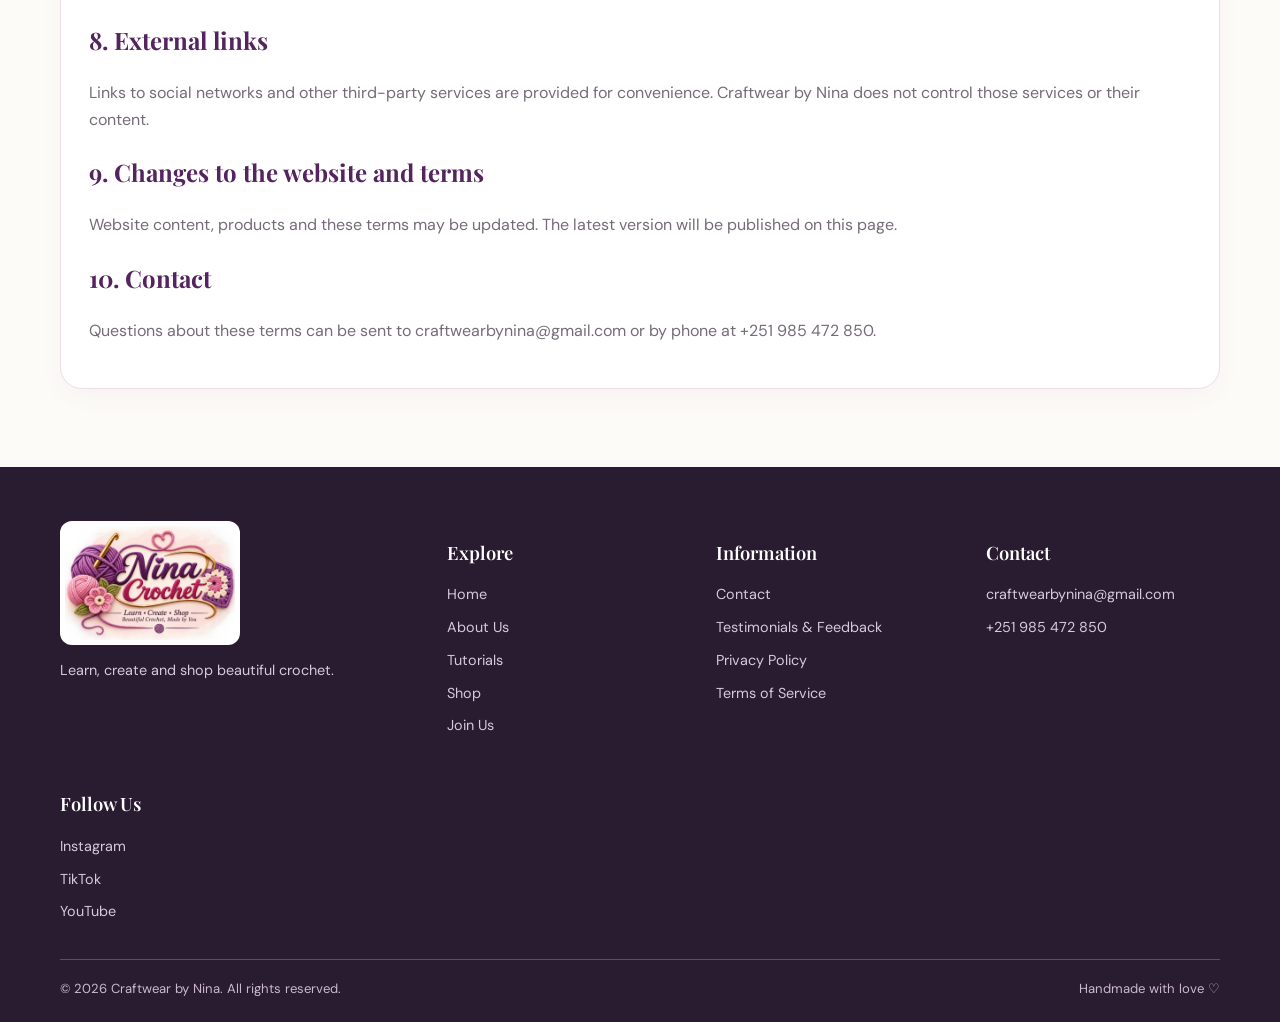
<file: terms.html>
<!doctype html>
<html lang="en">
<head>
<meta charset="utf-8">
<meta name="viewport" content="width=device-width,initial-scale=1">
<link rel="canonical" href="https://ninacraftwear.com/terms.html">
<title>Terms of Service | Craftwear by Nina</title>
<meta name="description" content="Review the Craftwear by Nina terms of service, including information about website use, products, orders and tutorials.">
<link rel="stylesheet" href="css/style.css">
<link rel="icon" type="image/png" sizes="256x256" href="assets/logo/nina-crochet-favicon.png">
<link rel="shortcut icon" href="favicon.ico">
<link rel="apple-touch-icon" href="assets/logo/nina-crochet-favicon.png">
</head>
<body>

<div class="topbar">
<div class="container">
<span><a href="mailto:craftwearbynina@gmail.com">craftwearbynina@gmail.com</a>　|　<a href="tel:+251985472850">+251 985 472 850</a></span>
<span>
<a href="https://instagram.com/craftwear_bynina">Instagram</a>　
<a href="https://tiktok.com/@craftwear_bynina">TikTok</a>　
<a href="https://www.youtube.com/@craftwear_bynina" target="_blank" rel="noopener">YouTube</a>
</span>
</div>
</div>

<header class="site-header">
<div class="container nav-wrap">
<a class="brand" href="index.html"><img src="assets/logo/nina-crochet-logo.png" alt="Craftwear by Nina"></a>
<nav class="nav-links" data-nav>
<a href="index.html">Home</a>
<a href="about.html">About Us</a>
<a href="tutorials.html">Tutorials</a>
<a href="shop.html">Shop</a>
<a href="contact.html">Contact</a>
<a href="testimonials.html">Testimonials & Feedback</a>
<a href="join-us.html">Join Us</a>
<a href="privacy.html">Privacy</a>
<a class="active" href="terms.html">Terms</a>
</nav>
<div class="nav-actions">
<a class="icon-button cart-link" href="shop.html#cart">♡<span class="cart-count" data-cart-count>0</span></a>
<button class="icon-button" data-theme-toggle>☼</button>
<button class="icon-button menu-toggle" data-menu-toggle>☰</button>
</div>
</div>
</header>

<main>
<section class="page-hero">
<div class="container">
<span class="eyebrow">A few helpful details</span>
<h1>Terms of Service</h1>
<p>Last updated: November 2026</p>
</div>
</section>

<section class="section">
<div class="container">
<article class="content-card">

<p>These terms explain how to use the Craftwear by Nina website and how catalogue enquiries and order requests are handled. Product-specific arrangements are confirmed directly before an order is accepted.</p>

<h2>1. Using this website</h2>
<p>By browsing this website, you agree to use it lawfully and respectfully. Do not attempt to disrupt the website, misuse its content or interfere with other visitors.</p>

<h2>2. Product information</h2>
<p>Product names, photographs and descriptions are provided to help visitors browse the collection. Handmade items may vary slightly in color, dimensions and stitch appearance. Materials, exact measurements, available sizes and care instructions have not been supplied for every item; please confirm these details with Craftwear by Nina before ordering.</p>

<h2>3. Orders and confirmation</h2>
<p>Adding items to the cart does not reserve stock or create a confirmed purchase. The Place Order function prepares an email for you to review and send yourself. Craftwear by Nina will confirm availability and the order details directly. An order request is not confirmed until that confirmation has been provided.</p>

<h2>4. Pricing, payment and delivery</h2>
<p>The prices displayed in the catalogue are the listed product prices. Payment arrangements, delivery availability, delivery fees and delivery timing are discussed and confirmed directly with Craftwear by Nina by message, email or phone. The website prepares an order request and does not process payments. Please contact the business before treating an order as confirmed.</p>

<h2>5. Changes, cancellations and returns</h2>
<p>Return, exchange, refund and cancellation arrangements are discussed directly with Craftwear by Nina. Please contact the business to clarify the conditions applicable to your order before confirming it. Nothing in these terms is intended to remove rights that cannot legally be excluded.</p>

<h2>6. Tutorials and learning content</h2>
<p>Tutorial material is provided for learning and personal creative use. Results depend on materials, practice and individual technique. The browser-based progress system stores data locally and does not create a verified student account or formal qualification.</p>

<h2>7. Intellectual property</h2>
<p>Website branding, original written content, layouts and materials may not be copied or reused commercially without permission. Product photographs and other third-party materials remain subject to their respective rights.</p>

<h2>8. External links</h2>
<p>Links to social networks and other third-party services are provided for convenience. Craftwear by Nina does not control those services or their content.</p>

<h2>9. Changes to the website and terms</h2>
<p>Website content, products and these terms may be updated. The latest version will be published on this page.</p>

<h2>10. Contact</h2>
<p>Questions about these terms can be sent to <a href="mailto:craftwearbynina@gmail.com">craftwearbynina@gmail.com</a> or by phone at <a href="tel:+251985472850">+251 985 472 850</a>.</p>

</article>
</div>
</section>
</main>

<footer class="site-footer">
<div class="container">
<div class="footer-grid">

<div>
<img class="footer-logo" src="assets/logo/nina-crochet-logo.png" alt="Craftwear by Nina">
<p>Learn, create and shop beautiful crochet.</p>
</div>

<div>
<h3>Explore</h3>
<div class="footer-links">
<a href="index.html">Home</a>
<a href="about.html">About Us</a>
<a href="tutorials.html">Tutorials</a>
<a href="shop.html">Shop</a>
<a href="join-us.html">Join Us</a>
</div>
</div>

<div>
<h3>Information</h3>
<div class="footer-links">
<a href="contact.html">Contact</a>
<a href="testimonials.html">Testimonials & Feedback</a>
<a href="privacy.html">Privacy Policy</a>
<a href="terms.html">Terms of Service</a>
</div>
</div>

<div>
<h3>Contact</h3>
<div class="footer-links">
<a href="mailto:craftwearbynina@gmail.com">craftwearbynina@gmail.com</a>
<a href="tel:+251985472850">+251 985 472 850</a>
</div>
</div>

<div>
<h3>Follow Us</h3>
<div class="footer-links">
<a href="https://www.instagram.com/craftwear_bynina/" target="_blank" rel="noopener">Instagram</a>
<a href="https://www.tiktok.com/@craftwear_bynina" target="_blank" rel="noopener">TikTok</a>
<a href="https://www.youtube.com/@craftwear_bynina" target="_blank" rel="noopener">YouTube</a>
</div>
</div>

</div>

<div class="footer-bottom">
<span>© <span data-year></span> Craftwear by Nina. All rights reserved.</span>
<span>Handmade with love ♡</span>
</div>
</div>
</footer>

<script src="js/main.js"></script>
</body>
</html>
</file>
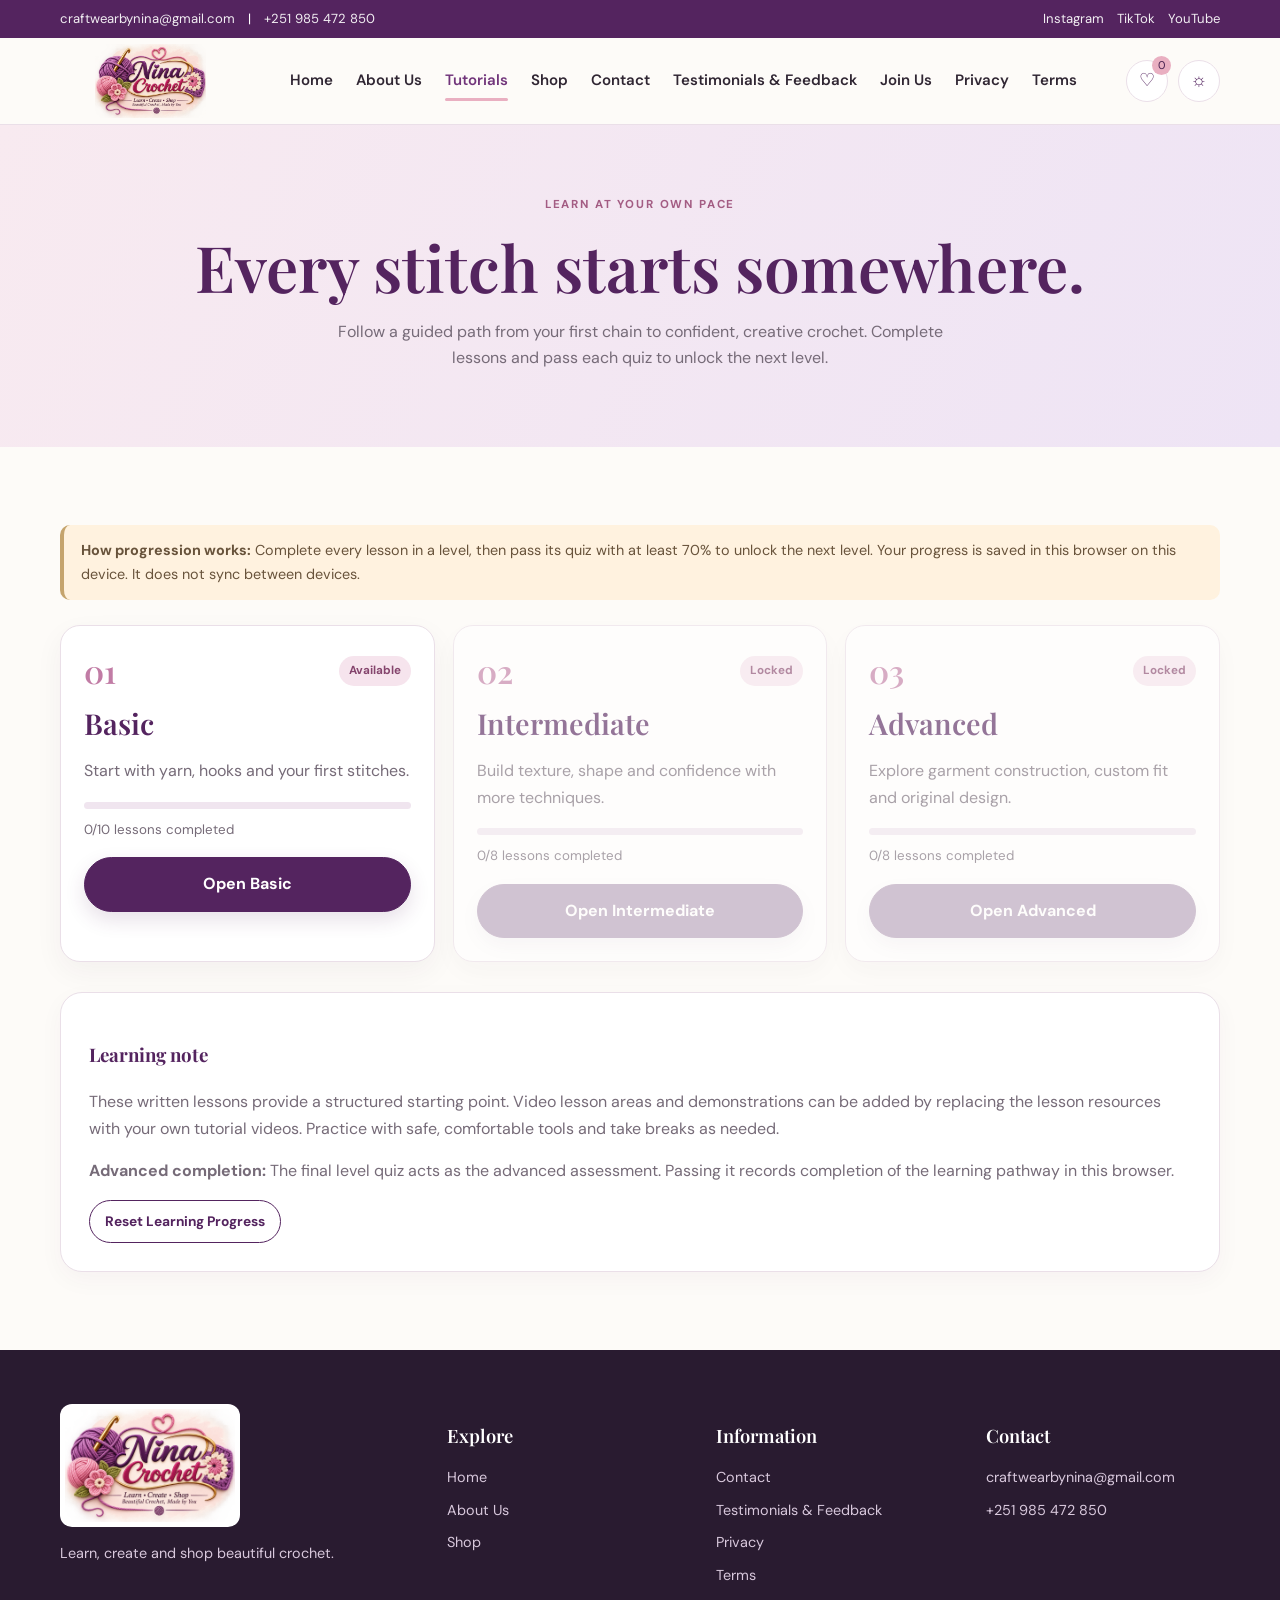
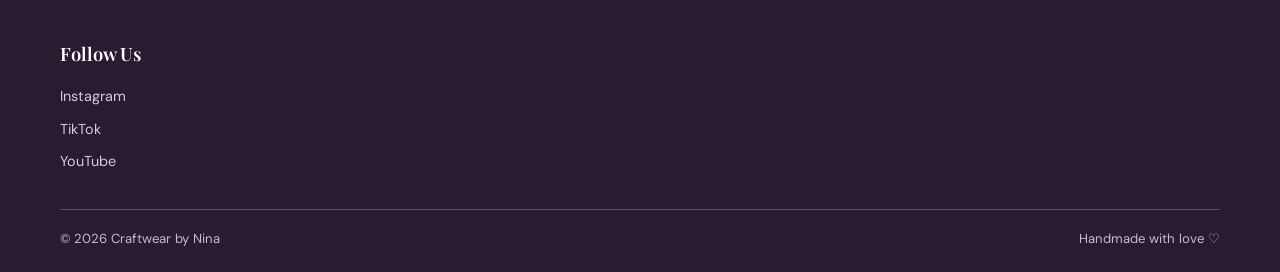
<file: tutorials.html>
<!doctype html><html lang="en"><head><meta charset="utf-8"><meta name="viewport" content="width=device-width,initial-scale=1"><link rel="canonical" href="https://ninacraftwear.com/tutorials.html"><meta name="description" content="Learn crochet step by step with Craftwear by Nina basic, intermediate and advanced tutorials."><title>Crochet Tutorials | Craftwear by Nina</title><link rel="stylesheet" href="css/style.css"><link rel="icon" type="image/png" sizes="256x256" href="assets/logo/nina-crochet-favicon.png"><link rel="shortcut icon" href="favicon.ico"><link rel="apple-touch-icon" href="assets/logo/nina-crochet-favicon.png"></head><body>
<div class="topbar"><div class="container"><span><a href="mailto:craftwearbynina@gmail.com">craftwearbynina@gmail.com</a>　|　<a href="tel:+251985472850">+251 985 472 850</a></span><span><a href="https://instagram.com/craftwear_bynina">Instagram</a>　<a href="https://tiktok.com/@craftwear_bynina">TikTok</a>　<a href="https://www.youtube.com/@craftwear_bynina" target="_blank" rel="noopener">YouTube</a></span></div></div><header class="site-header"><div class="container nav-wrap"><a class="brand" href="index.html"><img src="assets/logo/nina-crochet-logo.png" alt="Craftwear by Nina"></a><nav class="nav-links" data-nav><a href="index.html">Home</a><a href="about.html">About Us</a><a class="active" href="tutorials.html">Tutorials</a><a href="shop.html">Shop</a><a href="contact.html">Contact</a><a href="testimonials.html">Testimonials & Feedback</a><a href="join-us.html">Join Us</a><a href="privacy.html">Privacy</a><a href="terms.html">Terms</a></nav><div class="nav-actions"><a class="icon-button cart-link" href="shop.html#cart">♡<span class="cart-count" data-cart-count>0</span></a><button class="icon-button" data-theme-toggle>☼</button><button class="icon-button menu-toggle" data-menu-toggle>☰</button></div></div></header>
<main><section class="page-hero"><div class="container"><span class="eyebrow">Learn at your own pace</span><h1>Every stitch starts somewhere.</h1><p>Follow a guided path from your first chain to confident, creative crochet. Complete lessons and pass each quiz to unlock the next level.</p></div></section><section class="section"><div class="container"><div class="notice" style="margin-bottom:25px"><b>How progression works:</b> Complete every lesson in a level, then pass its quiz with at least 70% to unlock the next level. Your progress is saved in this browser on this device. It does not sync between devices.</div><div class="level-grid" id="learning-levels"></div><section class="lesson-area" id="lesson-area" hidden></section><section class="quiz-area" id="quiz-area" hidden></section><div class="content-card" style="margin-top:30px"><h3>Learning note</h3><p>These written lessons provide a structured starting point. Video lesson areas and demonstrations can be added by replacing the lesson resources with your own tutorial videos. Practice with safe, comfortable tools and take breaks as needed.</p><p><b>Advanced completion:</b> The final level quiz acts as the advanced assessment. Passing it records completion of the learning pathway in this browser.</p><button class="button button-outline button-small" onclick="if(confirm('Reset all tutorial progress on this browser?')){localStorage.removeItem('ninaLearning');location.reload();}">Reset Learning Progress</button></div></div></section></main>
<footer class="site-footer"><div class="container"><div class="footer-grid"><div><img class="footer-logo" src="assets/logo/nina-crochet-logo.png" alt="Craftwear by Nina"><p>Learn, create and shop beautiful crochet.</p></div><div><h3>Explore</h3><div class="footer-links"><a href="index.html">Home</a><a href="about.html">About Us</a><a href="shop.html">Shop</a></div></div><div><h3>Information</h3><div class="footer-links"><a href="contact.html">Contact</a><a href="testimonials.html">Testimonials & Feedback</a><a href="privacy.html">Privacy</a><a href="terms.html">Terms</a></div></div><div><h3>Contact</h3><div class="footer-links"><a href="mailto:craftwearbynina@gmail.com">craftwearbynina@gmail.com</a><a href="tel:+251985472850">+251 985 472 850</a></div></div><div><h3>Follow Us</h3><div class="footer-links"><a href="https://instagram.com/craftwear_bynina" target="_blank" rel="noopener">Instagram</a><a href="https://tiktok.com/@craftwear_bynina" target="_blank" rel="noopener">TikTok</a><a href="https://www.youtube.com/@craftwear_bynina" target="_blank" rel="noopener">YouTube</a></div></div></div><div class="footer-bottom"><span>© <span data-year></span> Craftwear by Nina</span><span>Handmade with love ♡</span></div></div></footer><script src="js/main.js"></script><script src="js/tutorials.js"></script></body></html>
</file>
<file: css/style.css>
@import url('https://fonts.googleapis.com/css2?family=DM+Sans:wght@400;500;600;700&family=Playfair+Display:wght@500;600;700&family=Sacramento&display=swap');
:root{--plum:#54245f;--plum2:#71357b;--lav:#c6a7d8;--pink:#e9afc1;--pink2:#f7dce5;--cream:#fff8f0;--ivory:#fdfbf8;--gold:#c5a46d;--ink:#302633;--muted:#766b78;--line:#eadfe8;--card:#fff;--shadow:0 18px 45px rgba(76,39,79,.10);--radius:22px}*{box-sizing:border-box}html{scroll-behavior:smooth}body{margin:0;background:var(--ivory);color:var(--ink);font-family:'DM Sans',sans-serif;line-height:1.65}a{color:inherit;text-decoration:none}button,input,select,textarea{font:inherit}button{cursor:pointer}img{max-width:100%;display:block}.container{width:min(1160px,calc(100% - 40px));margin:auto}.topbar{background:var(--plum);color:#fff;font-size:.82rem;padding:8px 0}.topbar .container{display:flex;justify-content:space-between;gap:14px;flex-wrap:wrap}.topbar a{opacity:.92}.site-header{position:sticky;top:0;z-index:50;background:rgba(253,251,248,.92);backdrop-filter:blur(18px);border-bottom:1px solid var(--line)}.nav-wrap{min-height:86px;display:flex;align-items:center;justify-content:space-between;gap:22px}.brand img{width:180px;height:74px;object-fit:contain;mix-blend-mode:multiply}.nav-links{display:flex;align-items:center;gap:23px;font-size:.94rem;font-weight:600}.nav-links a{padding:10px 0;position:relative}.nav-links a:hover,.nav-links a.active{color:var(--plum2)}.nav-links a.active:after{content:'';height:3px;background:var(--pink);position:absolute;bottom:2px;left:0;right:0;border-radius:9px}.nav-actions{display:flex;align-items:center;gap:10px}.icon-button{width:42px;height:42px;border:1px solid var(--line);background:var(--card);border-radius:50%;color:var(--plum);display:grid;place-items:center;font-size:1.15rem}.cart-link{position:relative}.cart-count{position:absolute;right:-4px;top:-5px;background:var(--pink);color:#48214f;border-radius:20px;min-width:19px;height:19px;font-size:.7rem;display:grid;place-items:center}.menu-toggle{display:none}.button{display:inline-flex;align-items:center;justify-content:center;gap:9px;background:var(--plum);color:#fff;border:1px solid var(--plum);padding:13px 22px;border-radius:999px;font-weight:700;transition:.25s;box-shadow:0 8px 20px rgba(84,36,95,.14)}.button:hover{background:var(--plum2);transform:translateY(-2px)}.button:disabled{opacity:.42;cursor:not-allowed;transform:none}.button-outline{background:transparent;color:var(--plum);box-shadow:none}.button-pink{background:#d978a0;border-color:#d978a0;color:#fff}.button-small{padding:9px 15px;font-size:.86rem}.eyebrow{text-transform:uppercase;letter-spacing:.16em;font-size:.72rem;color:#a35c83;font-weight:700}.section{padding:78px 0}.section-heading{text-align:center;max-width:680px;margin:0 auto 35px}.section-heading.left{text-align:left;margin:0 0 25px}.section-heading h1,.section-heading h2{font-family:'Playfair Display',serif;color:var(--plum);line-height:1.13;margin:10px 0 13px}.section-heading h1{font-size:clamp(2.5rem,5vw,4.2rem)}.section-heading h2{font-size:clamp(2rem,4vw,3rem)}.section-heading p{color:var(--muted);margin:0}.hero{min-height:540px;position:relative;overflow:hidden;background:linear-gradient(110deg,#fff4f2 0%,#f6e6f2 52%,#e9d9ef 100%);display:flex;align-items:center}.hero:before,.hero:after{content:'';position:absolute;border:1px solid rgba(113,53,123,.12);border-radius:50%;width:500px;height:500px;right:-110px;top:-160px}.hero:after{width:360px;height:360px;right:70px;top:10px}.hero-inner{position:relative;z-index:2;display:grid;grid-template-columns:1fr 1fr;align-items:center;gap:35px}.hero-copy{padding:50px 0}.hero h1{font:600 clamp(3rem,6vw,5.3rem)/1.02 'Playfair Display',serif;color:var(--plum);margin:14px 0}.script{font:3.3rem 'Sacramento',cursive;color:#d46f9a;display:block}.hero p{font-size:1.08rem;color:#66566a;max-width:500px}.hero-actions{display:flex;gap:12px;flex-wrap:wrap;margin-top:27px}.hero-art{position:relative;z-index:2}.hero-art img{width:100%;height:430px;object-fit:cover;border-radius:48% 48% 25px 25px;box-shadow:var(--shadow);border:10px solid rgba(255,255,255,.62)}.hero-slide{display:none}.hero-slide.active{display:block;animation:fade .7s}@keyframes fade{from{opacity:.4;transform:translateY(8px)}to{opacity:1;transform:none}}.hero-dots{display:flex;gap:8px;margin-top:20px}.hero-dots span{width:8px;height:8px;border-radius:50%;background:#d8bfdc}.hero-dots span:first-child{background:var(--plum)}.category-grid{display:grid;grid-template-columns:repeat(4,1fr);gap:17px}.category-card{background:var(--card);border:1px solid var(--line);border-radius:18px;overflow:hidden;box-shadow:0 8px 24px rgba(64,33,65,.05);transition:.25s}.category-card:hover{transform:translateY(-5px);box-shadow:var(--shadow)}.category-card img{height:190px;width:100%;object-fit:cover}.category-card h3{font:600 1.15rem 'Playfair Display',serif;color:var(--plum);padding:13px 16px;margin:0}.product-grid{display:grid;grid-template-columns:repeat(4,1fr);gap:18px}.product-card{background:var(--card);border:1px solid var(--line);border-radius:18px;overflow:hidden;box-shadow:0 8px 25px rgba(64,33,65,.05);display:flex;flex-direction:column}.product-photo{display:block;overflow:hidden;background:#f7eaf0}.product-photo img{width:100%;height:230px;object-fit:cover;transition:transform .4s}.product-card:hover .product-photo img{transform:scale(1.05)}.product-info{padding:17px;display:flex;flex-direction:column;flex:1}.product-info h3{font:600 1.18rem 'Playfair Display',serif;color:var(--plum);margin:5px 0}.product-info p{font-size:.88rem;color:var(--muted);margin:4px 0 12px;flex:1}.product-meta{display:flex;justify-content:space-between;align-items:center;font-weight:700;margin:8px 0 13px}.product-meta span:first-child{color:#9b4d79}.learning-banner{background:linear-gradient(120deg,#eee0f4,#fbe8ed);border-radius:28px;padding:36px;display:grid;grid-template-columns:1fr auto;align-items:center;gap:20px}.level-pills{display:flex;gap:10px;flex-wrap:wrap;margin:20px 0}.level-pills span{background:#fff9;border:1px solid #fff;padding:9px 15px;border-radius:50px;color:var(--plum);font-weight:700}.newsletter{background:var(--plum);color:#fff;padding:42px 0}.newsletter-inner{display:flex;justify-content:space-between;align-items:center;gap:30px}.newsletter h2{font:600 2rem 'Playfair Display',serif;margin:0}.newsletter p{margin:4px 0;color:#e9dbea}.newsletter form{display:flex;gap:8px;width:min(450px,100%)}.newsletter input{min-width:0;flex:1;border:0;border-radius:99px;padding:13px 17px}.newsletter .button{background:var(--pink);border-color:var(--pink);color:#45224e;box-shadow:none}.page-hero{padding:65px 0;background:linear-gradient(115deg,#f8eaf0,#eee4f5);text-align:center}.page-hero h1{font:600 clamp(2.5rem,5vw,4rem) 'Playfair Display',serif;color:var(--plum);margin:8px}.page-hero p{color:var(--muted);max-width:650px;margin:10px auto}.content-grid{display:grid;grid-template-columns:repeat(2,1fr);gap:24px}.content-card{background:var(--card);padding:28px;border:1px solid var(--line);border-radius:var(--radius);box-shadow:0 8px 25px rgba(64,33,65,.04)}.content-card h2,.content-card h3{font-family:'Playfair Display',serif;color:var(--plum)}.content-card p{color:var(--muted)}.contact-grid{display:grid;grid-template-columns:repeat(3,1fr);gap:17px}.contact-card{background:var(--card);padding:23px;border:1px solid var(--line);border-radius:18px}.contact-card .contact-icon{font-size:1.7rem;color:#b96c98}.contact-card h3{font-family:'Playfair Display',serif;color:var(--plum);margin:8px 0}.contact-form{max-width:720px;margin:35px auto 0;background:var(--card);border:1px solid var(--line);padding:30px;border-radius:22px}.field{display:grid;gap:7px;margin-bottom:16px}.field label{font-weight:700;font-size:.9rem}.field input,.field select,.field textarea,.filter-control{width:100%;padding:12px 14px;border:1px solid var(--line);border-radius:12px;background:var(--ivory);color:var(--ink)}.field textarea{min-height:130px;resize:vertical}.site-footer{background:#291b30;color:#f8edf7;padding:54px 0 22px}.footer-grid{display:grid;grid-template-columns:1.5fr 1fr 1fr 1fr;gap:35px}.footer-logo{width:180px;background:#fff;border-radius:12px;padding:5px;margin-bottom:13px}.site-footer p,.site-footer a{color:#d8c8dc;font-size:.9rem}.site-footer h3{font:600 1.15rem 'Playfair Display',serif;color:#fff}.footer-links{display:grid;gap:9px}.footer-bottom{border-top:1px solid #604b65;margin-top:35px;padding-top:18px;display:flex;justify-content:space-between;gap:15px;flex-wrap:wrap;color:#cbb8d0;font-size:.82rem}.filter-layout{display:grid;grid-template-columns:245px 1fr;gap:28px}.filter-panel{background:var(--card);border:1px solid var(--line);padding:20px;border-radius:18px;height:max-content;position:sticky;top:110px}.filter-panel h3{font:600 1.25rem 'Playfair Display',serif;color:var(--plum);margin:0 0 18px}.filter-panel .field{margin-bottom:14px}.filter-panel label{font-size:.85rem;font-weight:700}.shop-toolbar{display:flex;justify-content:space-between;gap:15px;align-items:center;margin-bottom:18px;flex-wrap:wrap}.shop-toolbar input{max-width:260px}.shop-toolbar select{width:auto;min-width:160px}.center-action{text-align:center;margin:30px 0}.cart-layout{display:grid;grid-template-columns:1.5fr .8fr;gap:25px}.cart-box,.summary-box{background:var(--card);border:1px solid var(--line);border-radius:20px;padding:24px}.cart-row{display:grid;grid-template-columns:75px 1fr auto auto;gap:14px;align-items:center;padding:15px 0;border-bottom:1px solid var(--line)}.cart-row img{width:75px;height:75px;object-fit:cover;border-radius:12px}.cart-row-main small{display:block;color:var(--muted)}.quantity{display:flex;align-items:center;gap:10px;margin-top:7px}.quantity button{width:26px;height:26px;border:1px solid var(--line);background:var(--ivory);border-radius:50%}.summary-box{height:max-content}.summary-line{display:flex;justify-content:space-between;margin:12px 0}.summary-total{border-top:1px solid var(--line);padding-top:15px;font-size:1.2rem;font-weight:700}.empty-state{text-align:center;color:var(--muted);padding:30px}.modal{border:0;border-radius:22px;padding:0;width:min(560px,calc(100% - 30px));box-shadow:0 25px 90px #24152b55}.modal::backdrop{background:#21142899;backdrop-filter:blur(4px)}.modal-inner{padding:28px;background:var(--ivory)}.modal-head{display:flex;justify-content:space-between;align-items:center}.modal-head h2{font:600 1.8rem 'Playfair Display',serif;color:var(--plum)}.level-grid{display:grid;grid-template-columns:repeat(3,1fr);gap:18px}.level-card{background:var(--card);border:1px solid var(--line);border-radius:20px;padding:23px;box-shadow:0 10px 28px rgba(64,33,65,.05)}.level-card.locked{opacity:.62}.level-number{font:600 2rem 'Playfair Display',serif;color:#c17ca5}.level-top{display:flex;justify-content:space-between;align-items:center}.pill{font-size:.73rem;font-weight:700;padding:5px 10px;border-radius:30px;background:#f6e4ed;color:#85456d}.level-card h2{font:600 1.8rem 'Playfair Display',serif;color:var(--plum);margin:12px 0 4px}.level-card p,.level-card small{color:var(--muted)}.progress-track{height:7px;background:#f0e5ef;border-radius:10px;margin:17px 0 7px;overflow:hidden}.progress-track span{display:block;height:100%;background:linear-gradient(90deg,#b77ac6,#e89bb8);border-radius:10px}.level-card .button{width:100%;margin-top:15px}.lesson-area,.quiz-area{margin-top:35px;background:var(--card);border:1px solid var(--line);border-radius:22px;padding:30px}.lesson-list{display:grid;gap:10px}.lesson-row{display:flex;align-items:center;justify-content:space-between;gap:16px;padding:14px;border:1px solid var(--line);border-radius:14px}.lesson-row>div{display:flex;gap:13px;align-items:center}.lesson-index{font:600 1.3rem 'Playfair Display',serif;color:#bd7ca0}.lesson-row small{display:block;color:var(--muted)}.quiz-callout{margin-top:22px;background:#f8edf4;padding:20px;border-radius:15px;display:flex;justify-content:space-between;align-items:center;gap:15px}.quiz-callout p{margin:4px 0;color:var(--muted)}.quiz-question{border:1px solid var(--line);border-radius:15px;padding:17px;margin:15px 0}.quiz-question legend{font-weight:700;padding:0 7px}.quiz-question label{display:block;padding:7px;color:var(--muted)}.quiz-result{background:#f5eaf5;padding:20px;border-radius:15px;margin-top:18px}.certificate{border:8px double var(--gold);padding:35px;text-align:center;background:#fffaf5}.certificate h2{font:600 2.4rem 'Playfair Display',serif;color:var(--plum)}.hidden,[hidden]{display:none!important}.notice{padding:14px 17px;background:#fff2df;border-left:4px solid var(--gold);border-radius:10px;color:#68533b;font-size:.9rem}.socials{display:flex;gap:12px;flex-wrap:wrap}.socials a{border:1px solid #ffffff44;border-radius:50px;padding:8px 13px}
:root[data-theme="dark"]{--ivory:#211a25;--card:#302538;--ink:#f7edf5;--muted:#c7b7c8;--line:#55445b;--cream:#302538;--plum:#d8b5e5;--plum2:#c69ad7;--shadow:0 18px 45px rgba(0,0,0,.25)}:root[data-theme="dark"] .site-header{background:rgba(38,29,43,.93)}:root[data-theme="dark"] .brand img{mix-blend-mode:normal;border-radius:8px}:root[data-theme="dark"] .page-hero,:root[data-theme="dark"] .hero{background:linear-gradient(110deg,#332337,#44334e)}:root[data-theme="dark"] .hero p{color:#e0d3e4}:root[data-theme="dark"] .learning-banner,:root[data-theme="dark"] .quiz-callout,:root[data-theme="dark"] .quiz-result{background:#49364e}:root[data-theme="dark"] .field input,:root[data-theme="dark"] .field select,:root[data-theme="dark"] .field textarea,:root[data-theme="dark"] .filter-control{background:#251d2b;color:var(--ink)}
@media(max-width:900px){.nav-links{display:none;position:absolute;top:86px;left:0;right:0;background:var(--ivory);padding:18px 25px 25px;box-shadow:var(--shadow);flex-direction:column;align-items:flex-start}.nav-links.open{display:flex}.menu-toggle{display:grid}.hero-inner{grid-template-columns:1fr 1fr}.hero-art img{height:350px}.category-grid,.product-grid{grid-template-columns:repeat(2,1fr)}.level-grid{grid-template-columns:1fr}.footer-grid{grid-template-columns:repeat(2,1fr)}.contact-grid{grid-template-columns:repeat(2,1fr)}}
@media(max-width:620px){.container{width:min(100% - 28px,1160px)}.topbar .container{justify-content:center}.nav-wrap{min-height:74px}.brand img{width:140px;height:62px}.nav-links{top:74px}.nav-actions{gap:6px}.hero{min-height:auto}.hero-inner{grid-template-columns:1fr;gap:0}.hero-copy{padding:48px 0 15px}.hero h1{font-size:3.2rem}.hero-art img{height:270px;border-radius:28px}.section{padding:55px 0}.category-grid,.product-grid{grid-template-columns:repeat(2,minmax(0,1fr));gap:12px}.category-card img{height:135px}.product-photo img{height:165px}.product-info{padding:12px}.product-info h3{font-size:1rem}.product-info p{font-size:.8rem}.learning-banner{grid-template-columns:1fr;padding:24px}.newsletter-inner{display:block}.newsletter form{margin-top:18px}.content-grid,.contact-grid{grid-template-columns:1fr}.filter-layout{grid-template-columns:1fr}.filter-panel{position:static}.cart-layout{grid-template-columns:1fr}.cart-row{grid-template-columns:58px 1fr auto;gap:9px}.cart-row img{width:58px;height:58px}.cart-row>strong{grid-column:2}.cart-row>.icon-button{grid-column:3;grid-row:1}.footer-grid{grid-template-columns:1fr 1fr;gap:22px}.lesson-area,.quiz-area{padding:18px}.lesson-row{align-items:flex-start;flex-direction:column}.quiz-callout{align-items:flex-start;flex-direction:column}.page-hero{padding:48px 0}.section-heading h2{font-size:2.2rem}}
.lesson-row{display:block}.lesson-row summary{cursor:pointer;list-style:none;font-weight:600;color:var(--plum)}.lesson-row summary::-webkit-details-marker{display:none}.lesson-row summary:after{content:'＋';float:right;color:#b96c98}.lesson-row[open] summary:after{content:'−'}.lesson-row p{color:var(--muted);margin:12px 0}.lesson-row .button{margin:4px 0 0}@media print{body *{visibility:hidden!important}#nina-certificate,#nina-certificate *{visibility:visible!important}#nina-certificate{position:absolute;left:0;top:0;width:100%;background:#fff!important;color:#302633!important}}
.lesson-video-placeholder{margin:12px 0;padding:22px;border:1px dashed #cba9c9;border-radius:13px;background:linear-gradient(120deg,#fbf1f7,#f5edf8);color:#8a688a;text-align:center;font-size:.88rem}

/* Product photo viewer — styled to complement the existing Nina Crochet theme. */
.product-photo{width:100%;padding:0;border:0;text-align:inherit;cursor:zoom-in}
.image-viewer{border:0;padding:0;width:min(920px,calc(100% - 28px));max-width:920px;max-height:92vh;background:var(--ivory);border-radius:22px;box-shadow:0 25px 90px #24152b66;overflow:hidden;opacity:0;transform:translateY(12px) scale(.985);transition:opacity .22s ease,transform .22s ease,display .22s allow-discrete}
.image-viewer[open]{opacity:1;transform:translateY(0) scale(1)}
.image-viewer::backdrop{background:#211428bb;backdrop-filter:blur(5px)}
.image-viewer-inner{padding:18px 20px 15px}
.image-viewer-head,.image-viewer-foot{display:flex;justify-content:space-between;align-items:center;gap:12px}
.image-viewer-head h2{font:600 1.35rem 'Playfair Display',serif;color:var(--plum);margin:4px 0 12px}
.image-viewer-stage{display:grid;grid-template-columns:48px minmax(0,1fr) 48px;align-items:center;gap:10px;min-height:250px}
.image-viewer-stage img{width:100%;height:min(68vh,650px);object-fit:contain;background:#f7eaf0;border-radius:12px}
.image-viewer-nav{width:44px;height:44px;border:1px solid var(--line);border-radius:50%;background:var(--card);color:var(--plum);font-size:2rem;line-height:1}
.image-viewer-nav:hover{background:var(--pink2)}
.image-viewer-foot{padding-top:12px;color:var(--muted);font-size:.84rem}
@media(max-width:600px){.image-viewer-inner{padding:12px}.image-viewer-stage{grid-template-columns:36px minmax(0,1fr) 36px;gap:5px}.image-viewer-stage img{height:65vh}.image-viewer-nav{width:34px;height:34px;font-size:1.5rem}.image-viewer-foot span:last-child{display:none}.image-viewer-head h2{font-size:1.1rem}}

@starting-style{.image-viewer[open]{opacity:0;transform:translateY(12px) scale(.985)}}
</file>
